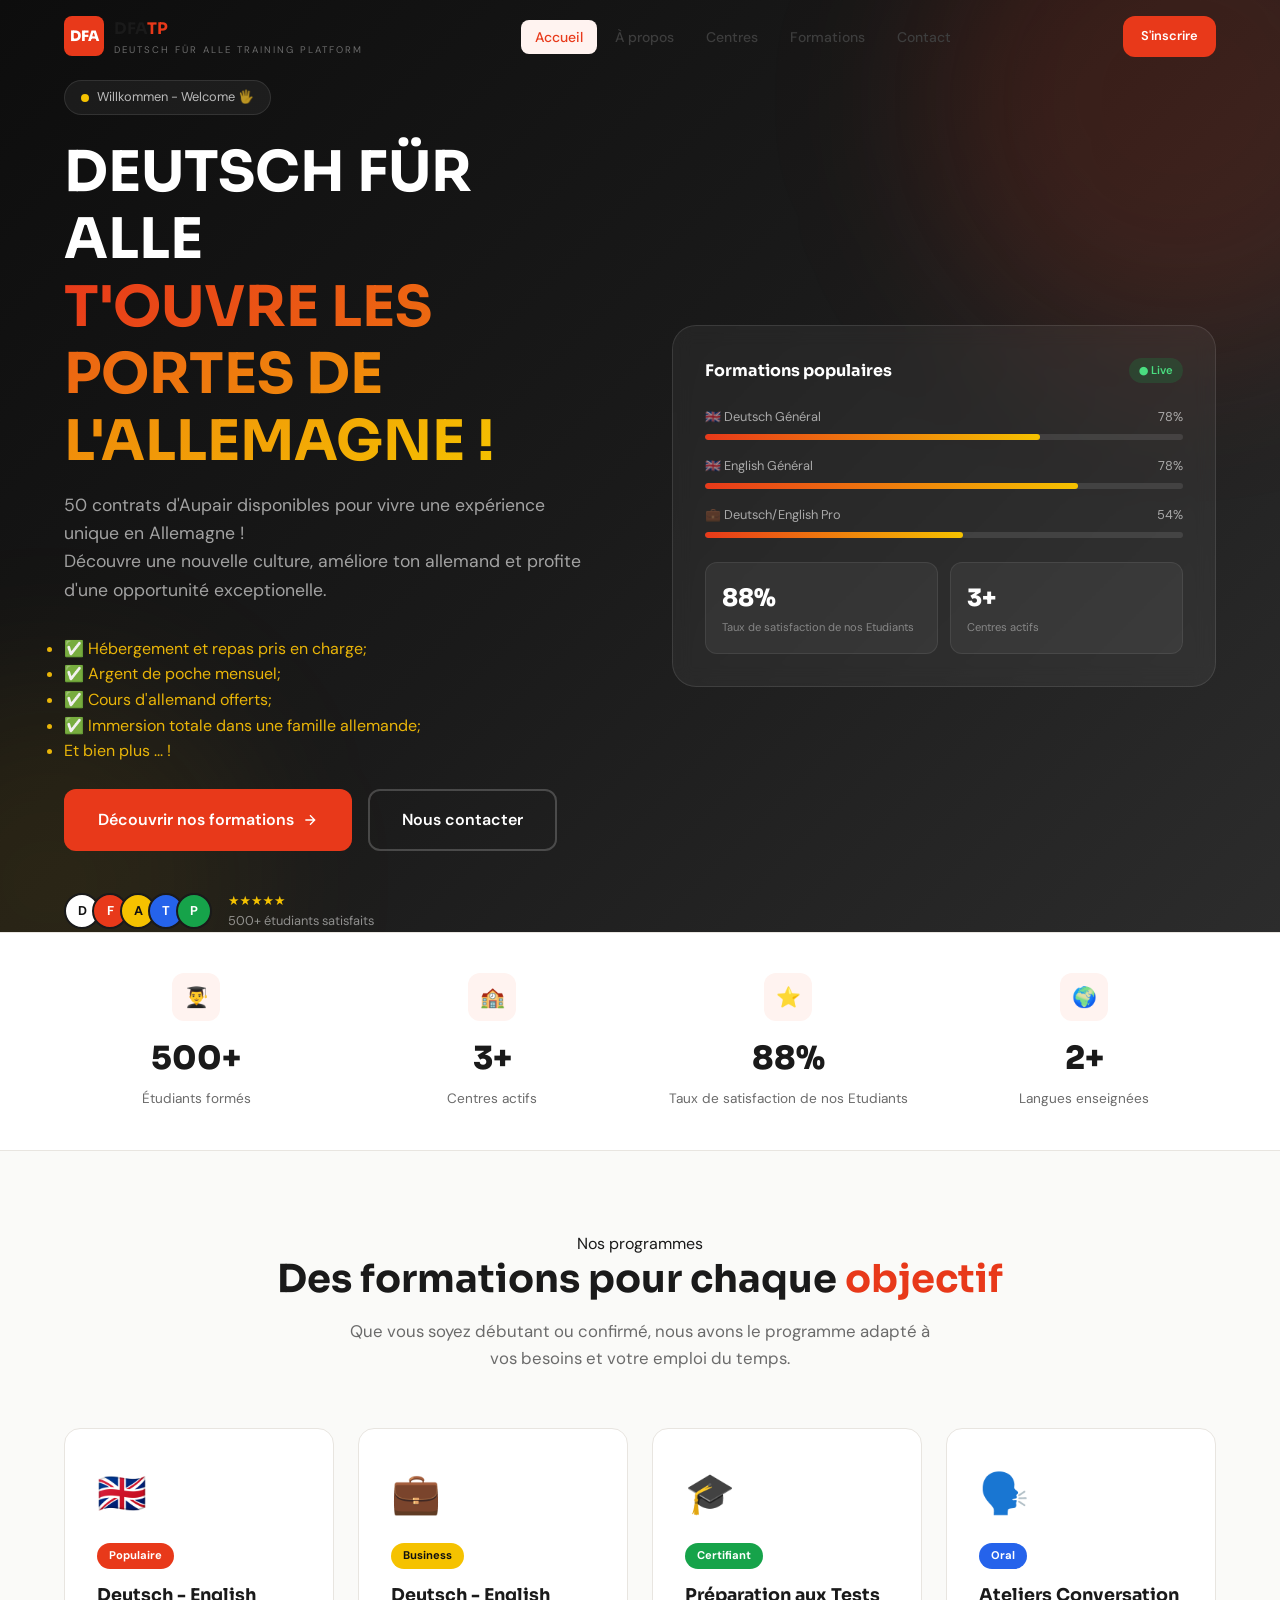
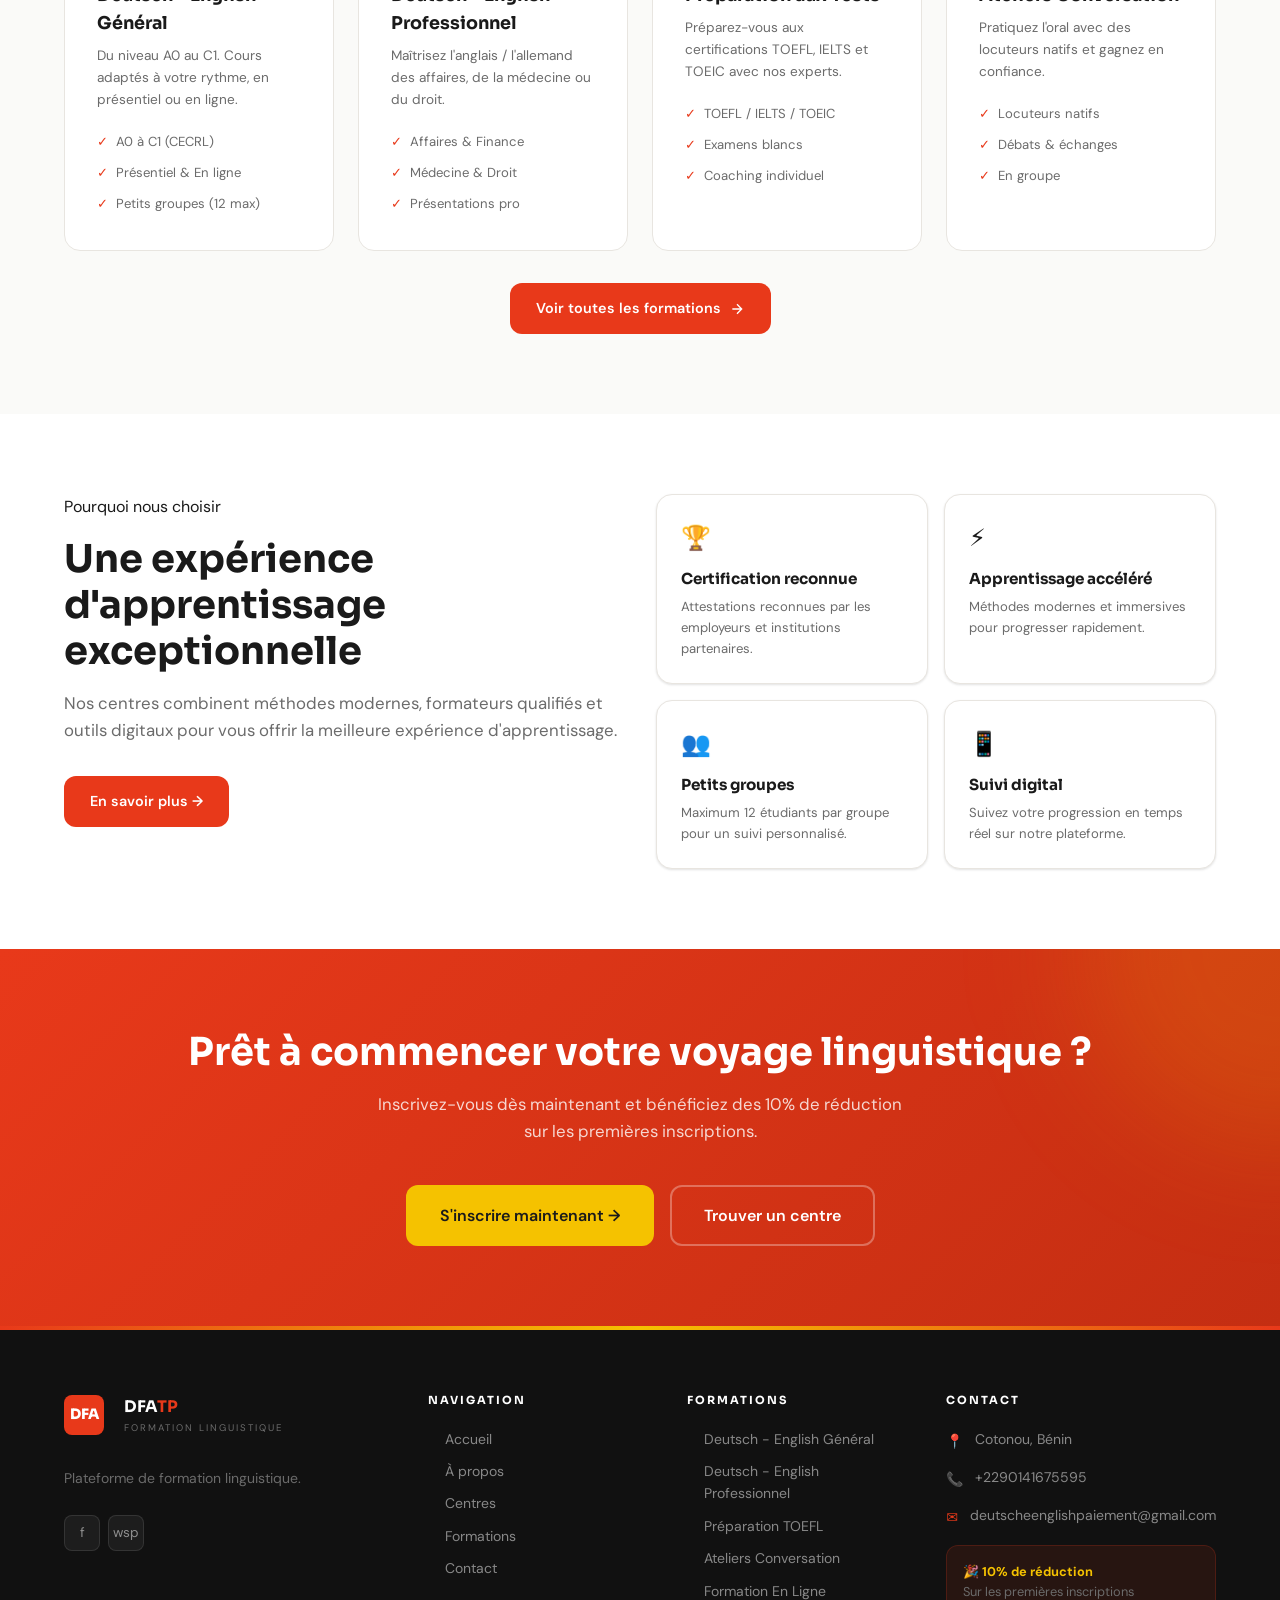
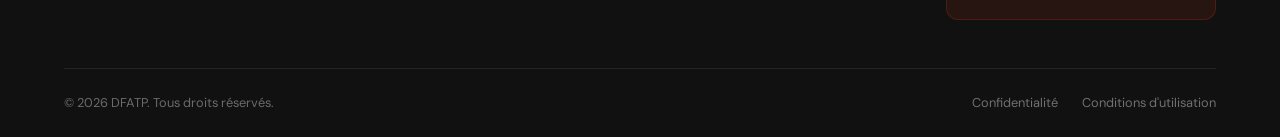
<file: index.html>
<!DOCTYPE html>
<html lang="fr">

<head>
  <meta charset="UTF-8" />

  <!-- Responsive -->
  <meta name="viewport" content="width=device-width, initial-scale=1.0" />

  <!-- SEO Principal -->
  <title>
    DFATP — Plateforme de gestion des centres de formation linguistique
  </title>

  <meta
    name="description"
    content="DFATP est une plateforme moderne de formation linguistique : inscriptions et paiements."
  />

  <meta
    name="keywords"
    content="DFATP, formation linguistique, apprentissage langues, plateforme éducative"
  />

  <meta name="robots" content="index, follow" />

  <meta name="author" content="DFATP" />

  <!-- Open Graph / Facebook / WhatsApp -->
  <meta
    property="og:title"
    content="DFATP — Plateforme de formation linguistique"
  />

  <meta
    property="og:description"
    content="Plateforme moderne de formation linguistique."
  />

  <meta property="og:type" content="website" />

  <meta property="og:url" content="https://dfatp.netlify.app/" />

  <meta property="og:image" content="https://dfatp.netlify.app/dfatp-preview.jpg" />
<meta property="og:image:width" content="1200" />
<meta property="og:image:height" content="630" />

  <!-- Twitter -->
  <meta name="twitter:card" content="summary_large_image" />

  <meta
    name="twitter:title"
    content="DFATP — Plateforme de formation linguistique"
  />

  <meta
    name="twitter:description"
    content="Formation linguistique."
  />

  <!-- Favicon -->
  <link rel="icon" type="image/png" href="favicon.png" />

  <!-- Google Fonts -->
  <link rel="preconnect" href="https://fonts.googleapis.com" />

  <link
    rel="preconnect"
    href="https://fonts.gstatic.com"
    crossorigin
  />

  <link
    href="https://fonts.googleapis.com/css2?family=Sora:wght@300;400;500;600;700;800&family=DM+Sans:wght@300;400;500;600&display=swap"
    rel="stylesheet"
  />

  <!-- CSS -->
  <link rel="stylesheet" href="style.css" />
</head>
<body>

<!-- ═══ NAVBAR ══════════════════════════════════════════════ -->
<nav class="navbar" id="navbar">
  <div class="container">
    <div class="navbar-inner">
      <a href="index.html" class="navbar-logo">
        <div class="navbar-logo-icon">DFA</div>
        <div>
          <div class="navbar-logo-text">DFA<span>TP</span></div>
          <div class="navbar-logo-sub">Deutsch Für Alle Training Platform</div>
        </div>
      </a>

      <ul class="navbar-links">
        <li><a href="index.html" class="active">Accueil</a></li>
        <li><a href="about.html">À propos</a></li>
        <li><a href="centres.html">Centres</a></li>
        <li><a href="formations.html">Formations</a></li>
        <li><a href="contact.html">Contact</a></li>
      </ul>

      <div class="navbar-actions">
        <a href="contact.html" class="btn btn-primary btn-sm">S'inscrire</a>
      </div>

      <button class="navbar-burger" id="burger" aria-label="Menu">
        <svg width="20" height="20" viewBox="0 0 20 20" fill="currentColor">
          <rect y="3"  width="20" height="2" rx="1"/>
          <rect y="9"  width="20" height="2" rx="1"/>
          <rect y="15" width="20" height="2" rx="1"/>
        </svg>
      </button>
    </div>
  </div>
</nav>

<!-- Menu mobile -->
<div class="mobile-menu" id="mobileMenu">
  <ul>
    <li><a href="index.html">Accueil</a></li>
    <li><a href="about.html">À propos</a></li>
    <li><a href="centres.html">Centres</a></li>
    <li><a href="formations.html">Formations</a></li>
    <li><a href="contact.html">Contact</a></li>
  </ul>
  <div class="mobile-menu-actions">
    <a href="contact.html" class="btn btn-primary btn-full">S'inscrire</a>
  </div>
</div>

<!-- ═══ HERO ═════════════════════════════════════════════════ -->
<section class="hero">
  <div class="hero-glow-1"></div>
  <div class="hero-glow-2"></div>
  <div class="hero-grid"></div>
  <div class="container" style="width:100%">
    <div class="hero-content">
      <div class="animate-fade-up">
        <div class="hero-badge">
          <span></span>
         Willkommen -  Welcome 🖐️
        </div>
        <h1>DEUTSCH FÜR ALLE<br><span class="highlight">T'OUVRE LES PORTES DE L'ALLEMAGNE !</span></h1>
        <p class="hero-desc">50 contrats d'Aupair disponibles pour vivre une expérience unique en Allemagne ! <br>Découvre une nouvelle culture, améliore ton allemand et profite d'une opportunité exceptionelle. 
          <br> 
          <ul style="color: rgba(241, 187, 8, 0.966);">
            <li>✅ Hébergement et repas pris en charge;</li>
            <li>✅ Argent de poche mensuel;</li>
            <li>✅ Cours d'allemand offerts;</li>
            <li>✅ Immersion totale dans une famille allemande;</li>
            <li>Et bien plus ... !</li>
          </ul> <br>
        </p>
        <div class="hero-actions">
          <a href="formations.html" class="btn btn-primary btn-lg">
            Découvrir nos formations
            <svg width="16" height="16" viewBox="0 0 24 24" fill="none" stroke="currentColor" stroke-width="2"><path d="M5 12h14M12 5l7 7-7 7"/></svg>
          </a>
          <a href="contact.html" class="btn btn-lg" style="border:2px solid rgba(255,255,255,0.2);color:white">
            Nous contacter
          </a>
        </div>
        <div class="hero-social-proof">
          <div class="hero-avatars">
            <span style="background:white;color:#111">D</span>
            <span style="background:#E8391A">F</span>
            <span style="background:#F5C200;color:#111">A</span>
            <span style="background:#2563EB">T</span>
            <span style="background:#16A34A">P</span>
          </div>
          <div>
            <div style="color:#F5C200;font-size:0.8rem">★★★★★</div>
            <p class="hero-proof-text">500+ étudiants satisfaits</p>
          </div>
        </div>
      </div>

      <div class="hero-card animate-fade-up delay-2">
        <div class="hero-card-header">
          <span class="hero-card-title">Formations populaires</span>
          <span style="background:rgba(22,163,74,0.2);color:#4ADE80;font-size:0.7rem;padding:0.2rem 0.6rem;border-radius:20px;font-weight:600">● Live</span>
        </div>
        <div class="hero-bar-item">
          <div class="hero-bar-label"><span>🇬🇧 Deutsch Général</span><span>78%</span></div>
          <div class="hero-bar-track"><div class="hero-bar-fill" style="width:70%"></div></div>
        </div>
         <div class="hero-bar-item">
          <div class="hero-bar-label"><span>🇬🇧 English Général</span><span>78%</span></div>
          <div class="hero-bar-track"><div class="hero-bar-fill" style="width:78%"></div></div>
        </div>
        <div class="hero-bar-item">
          <div class="hero-bar-label"><span>💼 Deutsch/English Pro</span><span>54%</span></div>
          <div class="hero-bar-track"><div class="hero-bar-fill" style="width:54%"></div></div>
        </div>

        <div class="hero-mini-cards">
          <div class="hero-mini-card">
            <div class="hero-mini-val">88%</div>
            <div class="hero-mini-label">Taux de satisfaction de nos Etudiants</div>
          </div>
          <div class="hero-mini-card">
            <div class="hero-mini-val">3+</div>
            <div class="hero-mini-label">Centres actifs</div>
          </div>
        </div>
      </div>
    </div>
  </div>
</section>

<!-- ═══ STATS ═════════════════════════════════════════════════ -->
<section class="stats-bar">
  <div class="container">
    <div class="stats-grid">
      <div class="text-center animate-fade-up">
        <div class="stat-icon">👨‍🎓</div>
        <div class="stat-value">500+</div>
        <div class="stat-label">Étudiants formés</div>
      </div>
      <div class="text-center animate-fade-up delay-1">
        <div class="stat-icon">🏫</div>
        <div class="stat-value">3+</div>
        <div class="stat-label">Centres actifs</div>
      </div>
      <div class="text-center animate-fade-up delay-2">
        <div class="stat-icon">⭐</div>
        <div class="stat-value">88%</div>
        <div class="stat-label">Taux de satisfaction de nos Etudiants</div>
      </div>
      <div class="text-center animate-fade-up delay-3">
        <div class="stat-icon">🌍</div>
        <div class="stat-value">2+</div>
        <div class="stat-label">Langues enseignées</div>
      </div>
    </div>
  </div>
</section>

<!-- ═══ FORMATIONS ════════════════════════════════════════════ -->
<section class="section bg-surface">
  <div class="container">
    <div class="section-header">
      <span class="badge badge-primary">Nos programmes</span>
      <h2>Des formations pour chaque <span class="accent">objectif</span></h2>
      <p>Que vous soyez débutant ou confirmé, nous avons le programme adapté à vos besoins et votre emploi du temps.</p>
    </div>
    <div class="grid-4">
      <div class="formation-card">
        <div class="formation-card-top">
          <div class="formation-emoji">🇬🇧</div>
          <span class="formation-badge" style="background:#E8391A">Populaire</span>
          <div class="formation-title">Deutsch - English Général</div>
          <div class="formation-desc">Du niveau A0 au C1. Cours adaptés à votre rythme, en présentiel ou en ligne.</div>
          <ul class="formation-features">
            <li>A0 à C1 (CECRL)</li>
            <li>Présentiel & En ligne</li>
            <li>Petits groupes (12 max)</li>
          </ul>
        </div>
      </div>
      <div class="formation-card">
        <div class="formation-card-top">
          <div class="formation-emoji">💼</div>
          <span class="formation-badge" style="background:#F5C200;color:#111">Business</span>
          <div class="formation-title">Deutsch - English Professionnel</div>
          <div class="formation-desc">Maîtrisez l'anglais / l'allemand des affaires, de la médecine ou du droit.</div>
          <ul class="formation-features">
            <li>Affaires & Finance</li>
            <li>Médecine & Droit</li>
            <li>Présentations pro</li>
          </ul>
        </div>
      </div>
      <div class="formation-card">
        <div class="formation-card-top">
          <div class="formation-emoji">🎓</div>
          <span class="formation-badge" style="background:#16A34A">Certifiant</span>
          <div class="formation-title">Préparation aux Tests</div>
          <div class="formation-desc">Préparez-vous aux certifications TOEFL, IELTS et TOEIC avec nos experts.</div>
          <ul class="formation-features">
            <li>TOEFL / IELTS / TOEIC</li>
            <li>Examens blancs</li>
            <li>Coaching individuel</li>
          </ul>
        </div>
      </div>
      <div class="formation-card">
        <div class="formation-card-top">
          <div class="formation-emoji">🗣️</div>
          <span class="formation-badge" style="background:#2563EB">Oral</span>
          <div class="formation-title">Ateliers Conversation</div>
          <div class="formation-desc">Pratiquez l'oral avec des locuteurs natifs et gagnez en confiance.</div>
          <ul class="formation-features">
            <li>Locuteurs natifs</li>
            <li>Débats & échanges</li>
            <li>En groupe</li>
          </ul>
        </div>
      </div>
    </div>
    <div class="text-center mt-4">
      <a href="formations.html" class="btn btn-primary">
        Voir toutes les formations
        <svg width="16" height="16" viewBox="0 0 24 24" fill="none" stroke="currentColor" stroke-width="2"><path d="M5 12h14M12 5l7 7-7 7"/></svg>
      </a>
    </div>
  </div>
</section>

<!-- ═══ AVANTAGES ════════════════════════════════════════════ -->
<section class="section bg-white">
  <div class="container">
    <div class="grid-2 gap-lg align-center">
      <div>
        <span class="badge badge-gold">Pourquoi nous choisir</span>
        <h2 style="margin:1rem 0">Une expérience d'apprentissage <span class="accent">exceptionnelle</span></h2>
        <p style="font-size:1.05rem;margin-bottom:2rem">Nos centres combinent méthodes modernes, formateurs qualifiés et outils digitaux pour vous offrir la meilleure expérience d'apprentissage.</p>
        <a href="about.html" class="btn btn-primary">En savoir plus →</a>
      </div>
      <div class="grid-2" style="gap:1rem">
        <div class="card card-body" style="border-radius:16px">
          <div style="font-size:1.5rem;margin-bottom:0.75rem">🏆</div>
          <h4 style="font-family:var(--font-display);font-size:0.95rem;margin-bottom:0.5rem">Certification reconnue</h4>
          <p style="font-size:0.82rem">Attestations reconnues par les employeurs et institutions partenaires.</p>
        </div>
        <div class="card card-body" style="border-radius:16px">
          <div style="font-size:1.5rem;margin-bottom:0.75rem">⚡</div>
          <h4 style="font-family:var(--font-display);font-size:0.95rem;margin-bottom:0.5rem">Apprentissage accéléré</h4>
          <p style="font-size:0.82rem">Méthodes modernes et immersives pour progresser rapidement.</p>
        </div>
        <div class="card card-body" style="border-radius:16px">
          <div style="font-size:1.5rem;margin-bottom:0.75rem">👥</div>
          <h4 style="font-family:var(--font-display);font-size:0.95rem;margin-bottom:0.5rem">Petits groupes</h4>
          <p style="font-size:0.82rem">Maximum 12 étudiants par groupe pour un suivi personnalisé.</p>
        </div>
        <div class="card card-body" style="border-radius:16px">
          <div style="font-size:1.5rem;margin-bottom:0.75rem">📱</div>
          <h4 style="font-family:var(--font-display);font-size:0.95rem;margin-bottom:0.5rem">Suivi digital</h4>
          <p style="font-size:0.82rem">Suivez votre progression en temps réel sur notre plateforme.</p>
        </div>
      </div>
    </div>
  </div>
</section>

<!-- ═══ CTA ═══════════════════════════════════════════════════ -->
<section class="cta-section">
  <div class="container" style="position:relative">
    <h2>Prêt à commencer votre voyage linguistique ?</h2>
    <p>Inscrivez-vous dès maintenant et bénéficiez des 10% de réduction sur les premières inscriptions.</p>
    <div class="cta-actions">
      <a href="contact.html" class="btn btn-gold btn-lg">
        S'inscrire maintenant →
      </a>
      <a href="centres.html" class="btn btn-lg" style="border:2px solid rgba(255,255,255,0.3);color:white">
        Trouver un centre
      </a>
    </div>
  </div>
</section>

<!-- ═══ FOOTER ════════════════════════════════════════════════ -->
<footer class="footer">
  <div class="footer-top-accent"></div>
  <div class="container">
    <div class="footer-grid">
      <div class="footer-brand">
        <a href="index.html" class="navbar-logo" style="margin-bottom:1rem;display:inline-flex">
          <div class="navbar-logo-icon">DFA</div>
          <div style="margin-left:0.625rem">
            <div class="navbar-logo-text" style="color:white">DFA<span>TP</span></div>
            <div class="navbar-logo-sub">Formation linguistique</div>
          </div>
        </a>
        <p>Plateforme de formation linguistique.</p>
        <div class="footer-socials">
          <a href="#" class="footer-social">f</a>
          <a href="https://wa.me/2290141675595" class="footer-social">wsp</a>
        </div>
      </div>
      <div class="footer-col">
        <h4>Navigation</h4>
        <ul class="footer-links">
          <li><a href="index.html">Accueil</a></li>
          <li><a href="about.html">À propos</a></li>
          <li><a href="centres.html">Centres</a></li>
          <li><a href="formations.html">Formations</a></li>
          <li><a href="contact.html">Contact</a></li>
        </ul>
      </div>
      <div class="footer-col">
        <h4>Formations</h4>
        <ul class="footer-links">
          <li><a href="formations.html">Deutsch - English Général</a></li>
          <li><a href="formations.html">Deutsch - English Professionnel</a></li>
          <li><a href="formations.html">Préparation TOEFL</a></li>
          <li><a href="formations.html">Ateliers Conversation</a></li>
          <li><a href="formations.html">Formation En Ligne</a></li>
        </ul>
      </div>
      <div class="footer-col">
        <h4>Contact</h4>
        <div class="footer-contact-item">
          <span class="footer-contact-icon">📍</span>
          <span>Cotonou, Bénin</span>
        </div>
        <div class="footer-contact-item">
          <span class="footer-contact-icon">📞</span>
          <a href="tel:+2290141675595" style="color:rgba(255,255,255,0.5)">+2290141675595</a>
        </div>
        <div class="footer-contact-item">
          <span class="footer-contact-icon">✉️</span>
          <a href="mailto:deutscheenglishpaiement@gmail.com" style="color:rgba(255,255,255,0.5)">deutscheenglishpaiement@gmail.com</a>
        </div>
        <div class="footer-promo">
          <p>🎉 <strong>10% de réduction</strong><br>Sur les premières inscriptions</p>
        </div>
      </div>
    </div>
    <div class="footer-bottom">
      <p>© 2026 DFATP. Tous droits réservés.</p>
      <div class="footer-bottom-links">
        <a href="about.html">Confidentialité</a>
        <a href="about.html">Conditions d'utilisation</a>
      </div>
    </div>
  </div>
</footer>

<script>
  // Navbar scroll
  const navbar = document.getElementById('navbar')
  window.addEventListener('scroll', () => navbar.classList.toggle('scrolled', window.scrollY > 20))

  // Menu mobile
  const burger     = document.getElementById('burger')
  const mobileMenu = document.getElementById('mobileMenu')
  burger.addEventListener('click', () => mobileMenu.classList.toggle('open'))
  document.addEventListener('click', (e) => { if (!burger.contains(e.target) && !mobileMenu.contains(e.target)) mobileMenu.classList.remove('open') })
</script>
</body>
</html>
</file>
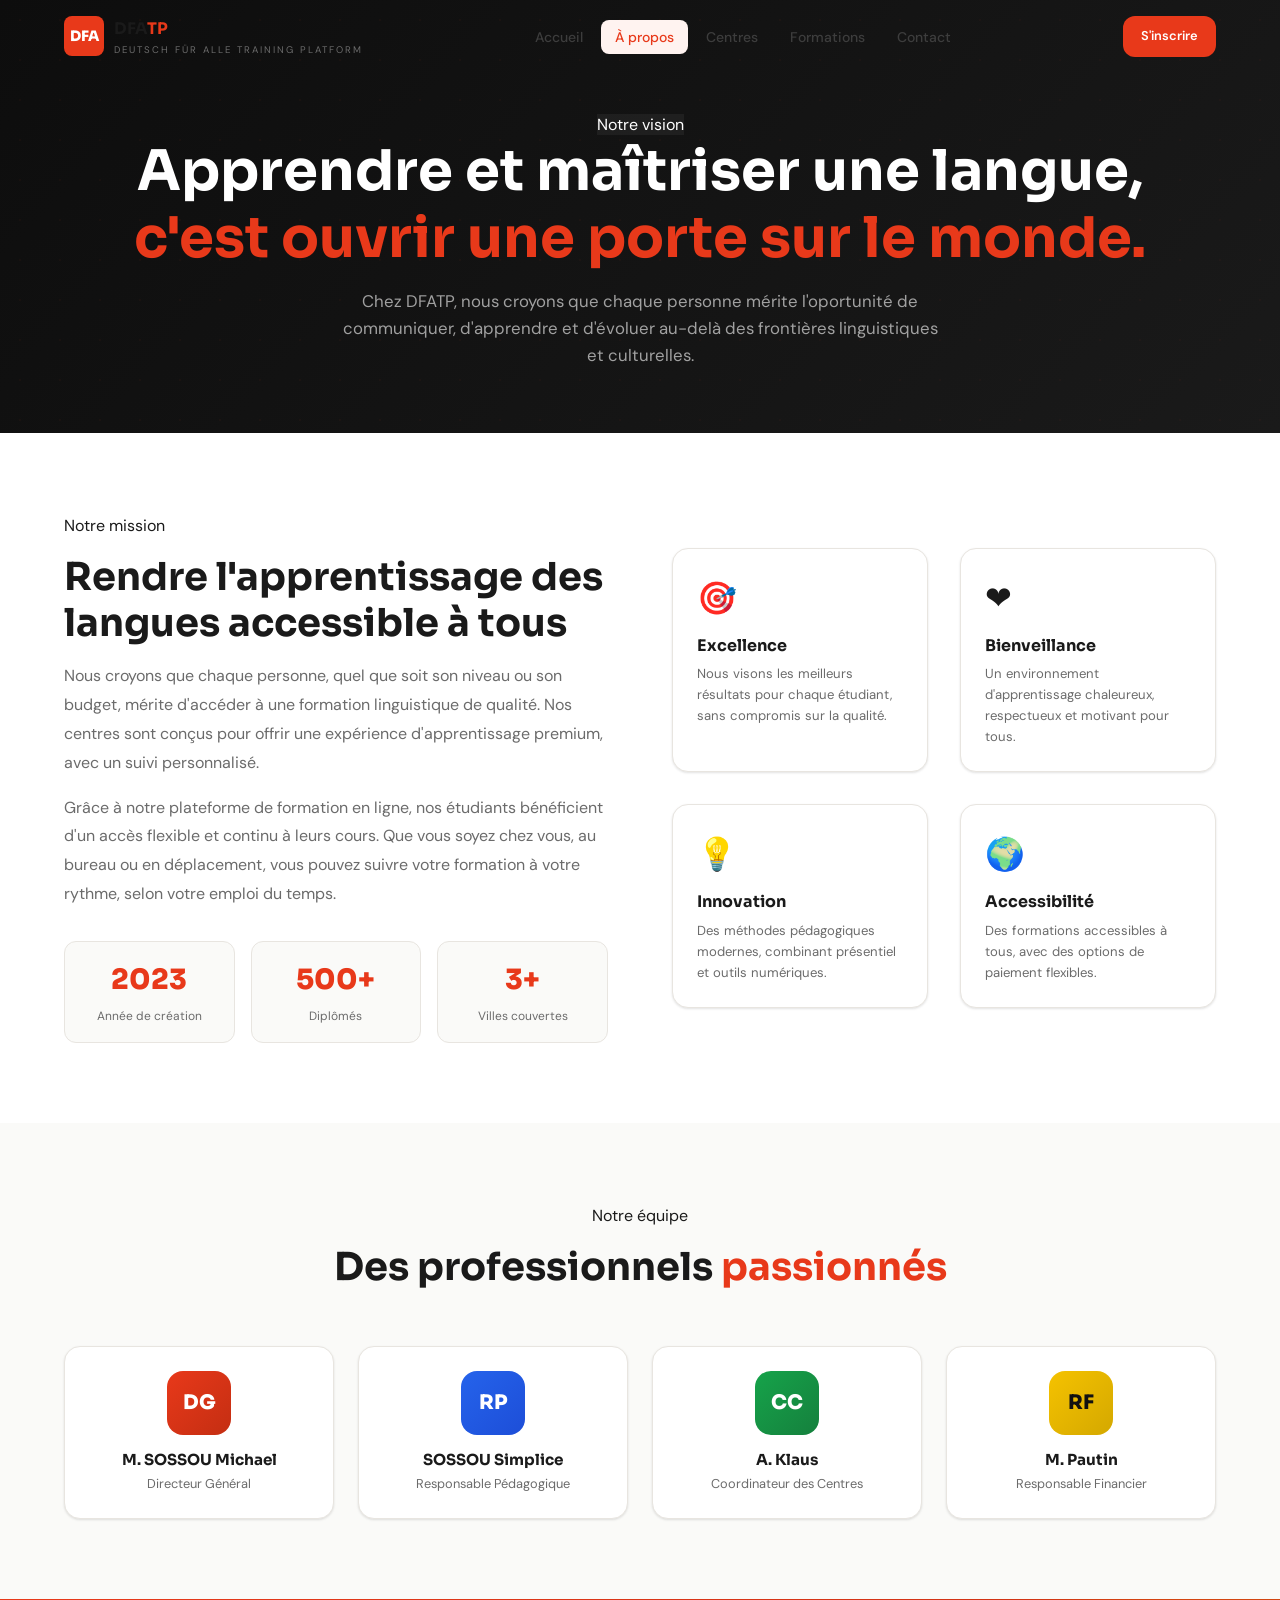
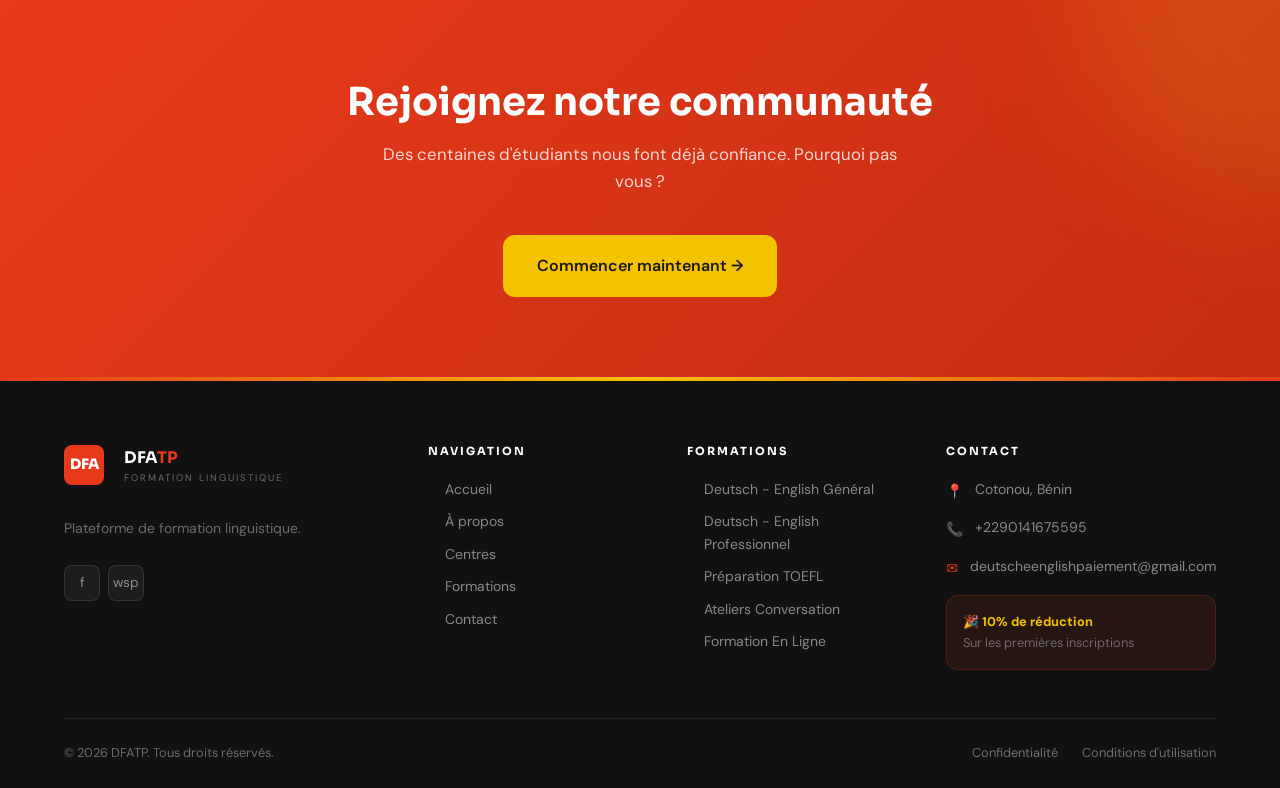
<file: about.html>
<!DOCTYPE html>
<html lang="fr">
<head>
  <meta charset="UTF-8" />
  <meta name="viewport" content="width=device-width, initial-scale=1.0" />
  <title>À propos — DFATP</title>
  <link rel="preconnect" href="https://fonts.googleapis.com" />
  <link href="https://fonts.googleapis.com/css2?family=Sora:wght@400;600;700;800&family=DM+Sans:wght@400;500;600&display=swap" rel="stylesheet" />
  <link rel="stylesheet" href="style.css" />
</head>
<body>

<!-- NAVBAR -->
<nav class="navbar" id="navbar">
  <div class="container">
    <div class="navbar-inner">
      <a href="index.html" class="navbar-logo">
        <div class="navbar-logo-icon">DFA</div>
        <div>
          <div class="navbar-logo-text">DFA<span>TP</span></div>
          <div class="navbar-logo-sub">Deutsch Für Alle Training Platform</div>
        </div>
      </a>
      <ul class="navbar-links">
        <li><a href="index.html">Accueil</a></li>
        <li><a href="about.html" class="active">À propos</a></li>
        <li><a href="centres.html">Centres</a></li>
        <li><a href="formations.html">Formations</a></li>
        <li><a href="contact.html">Contact</a></li>
      </ul>
      <div class="navbar-actions">
        <a href="contact.html" class="btn btn-primary btn-sm">S'inscrire</a>
      </div>
      <button class="navbar-burger" id="burger">
        <svg width="20" height="20" viewBox="0 0 20 20" fill="currentColor"><rect y="3" width="20" height="2" rx="1"/><rect y="9" width="20" height="2" rx="1"/><rect y="15" width="20" height="2" rx="1"/></svg>
      </button>
    </div>
  </div>
</nav>
<div class="mobile-menu" id="mobileMenu">
  <ul>
    <li><a href="index.html">Accueil</a></li>
    <li><a href="about.html">À propos</a></li>
    <li><a href="centres.html">Centres</a></li>
    <li><a href="formations.html">Formations</a></li>
    <li><a href="contact.html">Contact</a></li>
  </ul>
  <div class="mobile-menu-actions">
    <a href="contact.html" class="btn btn-primary btn-full">S'inscrire</a>
  </div>
</div>

<!-- PAGE HEADER -->
<section class="page-header">
  <div class="container">
    <span class="badge">Notre vision</span>
    <h1>Apprendre et maîtriser une langue,<br><span style="color:var(--primary)">c'est ouvrir une porte sur le monde.</span></h1>
    <p>Chez DFATP, nous croyons que chaque personne mérite l'oportunité de communiquer, d'apprendre et d'évoluer au-delà des frontières linguistiques et culturelles.</p>
  </div>
</section>

<!-- MISSION -->
<section class="section bg-white">
  <div class="container">
    <div style="display:grid;grid-template-columns:1fr 1fr;gap:4rem;align-items:center">
      <div>
        <span class="badge badge-primary">Notre mission</span>
        <h2 style="margin:1rem 0">Rendre l'apprentissage des langues <span class="accent">accessible à tous</span></h2>
        <p style="margin-bottom:1rem;font-size:1rem;line-height:1.8">Nous croyons que chaque personne, quel que soit son niveau ou son budget, mérite d'accéder à une formation linguistique de qualité. Nos centres sont conçus pour offrir une expérience d'apprentissage premium, avec un suivi personnalisé.</p>
        <p style="font-size:1rem;line-height:1.8;margin-bottom:2rem">Grâce à notre plateforme de formation en ligne, nos étudiants bénéficient d'un accès flexible et continu à leurs cours. Que vous soyez chez vous, au bureau ou en déplacement, vous pouvez suivre votre formation à votre rythme, selon votre emploi du temps.</p>
        <div style="display:grid;grid-template-columns:repeat(3,1fr);gap:1rem">
          <div style="text-align:center;padding:1rem;background:var(--surface);border-radius:var(--radius-md);border:1px solid var(--border)">
            <div style="font-family:var(--font-display);font-size:1.75rem;font-weight:800;color:var(--primary)">2023</div>
            <div style="font-size:0.75rem;color:var(--muted);margin-top:4px">Année de création</div>
          </div>
          <div style="text-align:center;padding:1rem;background:var(--surface);border-radius:var(--radius-md);border:1px solid var(--border)">
            <div style="font-family:var(--font-display);font-size:1.75rem;font-weight:800;color:var(--primary)">500+</div>
            <div style="font-size:0.75rem;color:var(--muted);margin-top:4px">Diplômés</div>
          </div>
          <div style="text-align:center;padding:1rem;background:var(--surface);border-radius:var(--radius-md);border:1px solid var(--border)">
            <div style="font-family:var(--font-display);font-size:1.75rem;font-weight:800;color:var(--primary)">3+</div>
            <div style="font-size:0.75rem;color:var(--muted);margin-top:4px">Villes couvertes</div>
          </div>
        </div>
      </div>
      <div class="grid-2 gap-lg align-center">
        <div class="card card-body">
          <div style="font-size:2rem;margin-bottom:0.75rem">🎯</div>
          <h4 style="font-family:var(--font-display);margin-bottom:0.5rem">Excellence</h4>
          <p style="font-size:0.82rem">Nous visons les meilleurs résultats pour chaque étudiant, sans compromis sur la qualité.</p>
        </div>
        <div class="card card-body">
          <div style="font-size:2rem;margin-bottom:0.75rem">❤️</div>
          <h4 style="font-family:var(--font-display);margin-bottom:0.5rem">Bienveillance</h4>
          <p style="font-size:0.82rem">Un environnement d'apprentissage chaleureux, respectueux et motivant pour tous.</p>
        </div>
        <div class="card card-body">
          <div style="font-size:2rem;margin-bottom:0.75rem">💡</div>
          <h4 style="font-family:var(--font-display);margin-bottom:0.5rem">Innovation</h4>
          <p style="font-size:0.82rem">Des méthodes pédagogiques modernes, combinant présentiel et outils numériques.</p>
        </div>
        <div class="card card-body">
          <div style="font-size:2rem;margin-bottom:0.75rem">🌍</div>
          <h4 style="font-family:var(--font-display);margin-bottom:0.5rem">Accessibilité</h4>
          <p style="font-size:0.82rem">Des formations accessibles à tous, avec des options de paiement flexibles.</p>
        </div>
      </div>
    </div>
  </div>
</section>

<!-- ÉQUIPE -->
<section class="section bg-surface">
  <div class="container">
    <div class="section-header">
      <span class="badge badge-gold">Notre équipe</span>
      <h2 style="margin-top:1rem">Des professionnels <span class="accent">passionnés</span></h2>
    </div>
    <div class="grid-4">
      <div class="card card-body" style="text-align:center">
        <div style="width:64px;height:64px;background:linear-gradient(135deg,var(--primary),var(--primary-dark));border-radius:16px;display:flex;align-items:center;justify-content:center;color:white;font-family:var(--font-display);font-weight:800;font-size:1.25rem;margin:0 auto 1rem">DG</div>
        <h4 style="font-family:var(--font-display);font-size:0.95rem">M. SOSSOU Michael </h4>
        <p style="font-size:0.8rem;margin-top:4px">Directeur Général</p>
      </div>
      <div class="card card-body" style="text-align:center">
        <div style="width:64px;height:64px;background:linear-gradient(135deg,#2563EB,#1D4ED8);border-radius:16px;display:flex;align-items:center;justify-content:center;color:white;font-family:var(--font-display);font-weight:800;font-size:1.25rem;margin:0 auto 1rem">RP</div>
        <h4 style="font-family:var(--font-display);font-size:0.95rem">SOSSOU Simplice</h4>
        <p style="font-size:0.8rem;margin-top:4px">Responsable Pédagogique</p>
      </div>
      <div class="card card-body" style="text-align:center">
        <div style="width:64px;height:64px;background:linear-gradient(135deg,#16A34A,#15803D);border-radius:16px;display:flex;align-items:center;justify-content:center;color:white;font-family:var(--font-display);font-weight:800;font-size:1.25rem;margin:0 auto 1rem">CC</div>
        <h4 style="font-family:var(--font-display);font-size:0.95rem">A. Klaus</h4>
        <p style="font-size:0.8rem;margin-top:4px">Coordinateur des Centres</p>
      </div>
      <div class="card card-body" style="text-align:center">
        <div style="width:64px;height:64px;background:linear-gradient(135deg,#F5C200,#D4A800);border-radius:16px;display:flex;align-items:center;justify-content:center;color:#111;font-family:var(--font-display);font-weight:800;font-size:1.25rem;margin:0 auto 1rem">RF</div>
        <h4 style="font-family:var(--font-display);font-size:0.95rem">M. Pautin</h4>
        <p style="font-size:0.8rem;margin-top:4px">Responsable Financier</p>
      </div>
  </div>
</section>

<!-- CTA -->
<section class="cta-section">
  <div class="container" style="position:relative">
    <h2>Rejoignez notre communauté</h2>
    <p>Des centaines d'étudiants nous font déjà confiance. Pourquoi pas vous ?</p>
    <div class="cta-actions">
      <a href="contact.html" class="btn btn-gold btn-lg">Commencer maintenant →</a>
    </div>
  </div>
</section>

<!-- ═══ FOOTER ════════════════════════════════════════════════ -->
<footer class="footer">
  <div class="footer-top-accent"></div>
  <div class="container">
    <div class="footer-grid">
      <div class="footer-brand">
        <a href="index.html" class="navbar-logo" style="margin-bottom:1rem;display:inline-flex">
          <div class="navbar-logo-icon">DFA</div>
          <div style="margin-left:0.625rem">
            <div class="navbar-logo-text" style="color:white">DFA<span>TP</span></div>
            <div class="navbar-logo-sub">Formation linguistique</div>
          </div>
        </a>
        <p>Plateforme de formation linguistique.</p>
        <div class="footer-socials">
          <a href="#" class="footer-social">f</a>
          <a href="https://wa.me/2290141675595" class="footer-social">wsp</a>
        </div>
      </div>
      <div class="footer-col">
        <h4>Navigation</h4>
        <ul class="footer-links">
          <li><a href="index.html">Accueil</a></li>
          <li><a href="about.html">À propos</a></li>
          <li><a href="centres.html">Centres</a></li>
          <li><a href="formations.html">Formations</a></li>
          <li><a href="contact.html">Contact</a></li>
        </ul>
      </div>
      <div class="footer-col">
        <h4>Formations</h4>
        <ul class="footer-links">
          <li><a href="formations.html">Deutsch - English Général</a></li>
          <li><a href="formations.html">Deutsch - English Professionnel</a></li>
          <li><a href="formations.html">Préparation TOEFL</a></li>
          <li><a href="formations.html">Ateliers Conversation</a></li>
          <li><a href="formations.html">Formation En Ligne</a></li>
        </ul>
      </div>
      <div class="footer-col">
        <h4>Contact</h4>
        <div class="footer-contact-item">
          <span class="footer-contact-icon">📍</span>
          <span>Cotonou, Bénin</span>
        </div>
        <div class="footer-contact-item">
          <span class="footer-contact-icon">📞</span>
          <a href="tel:+2290141675595" style="color:rgba(255,255,255,0.5)">+2290141675595</a>
        </div>
        <div class="footer-contact-item">
          <span class="footer-contact-icon">✉️</span>
          <a href="mailto:deutscheenglishpaiement@gmail.com" style="color:rgba(255,255,255,0.5)">deutscheenglishpaiement@gmail.com</a>
        </div>
        <div class="footer-promo">
          <p>🎉 <strong>10% de réduction</strong><br>Sur les premières inscriptions</p>
        </div>
      </div>
    </div>
    <div class="footer-bottom">
      <p>© 2026 DFATP. Tous droits réservés.</p>
      <div class="footer-bottom-links">
        <a href="about.html">Confidentialité</a>
        <a href="about.html">Conditions d'utilisation</a>
      </div>
    </div>
  </div>
</footer>


<script>
  const navbar = document.getElementById('navbar')
  window.addEventListener('scroll', () => navbar.classList.toggle('scrolled', window.scrollY > 20))
  const burger = document.getElementById('burger')
  const mobileMenu = document.getElementById('mobileMenu')
  burger.addEventListener('click', () => mobileMenu.classList.toggle('open'))
</script>
</body>
</html>
</file>
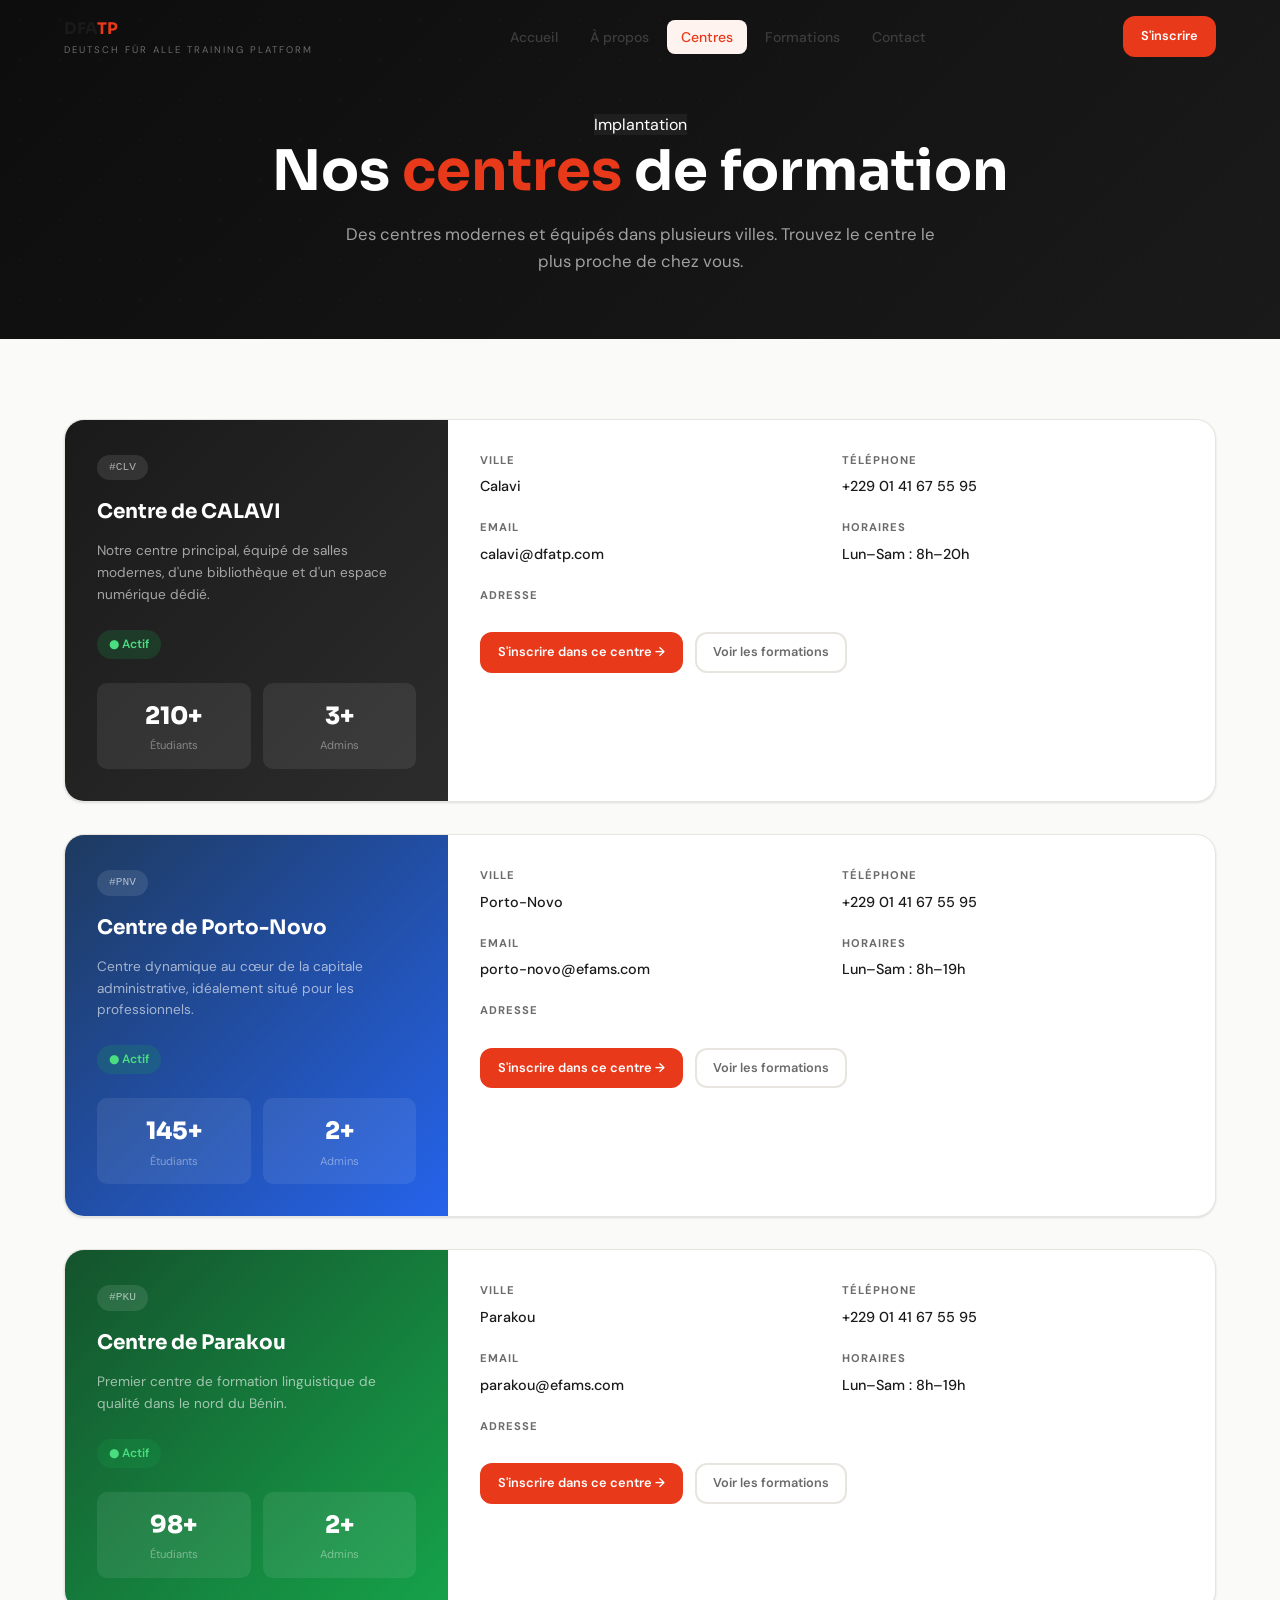
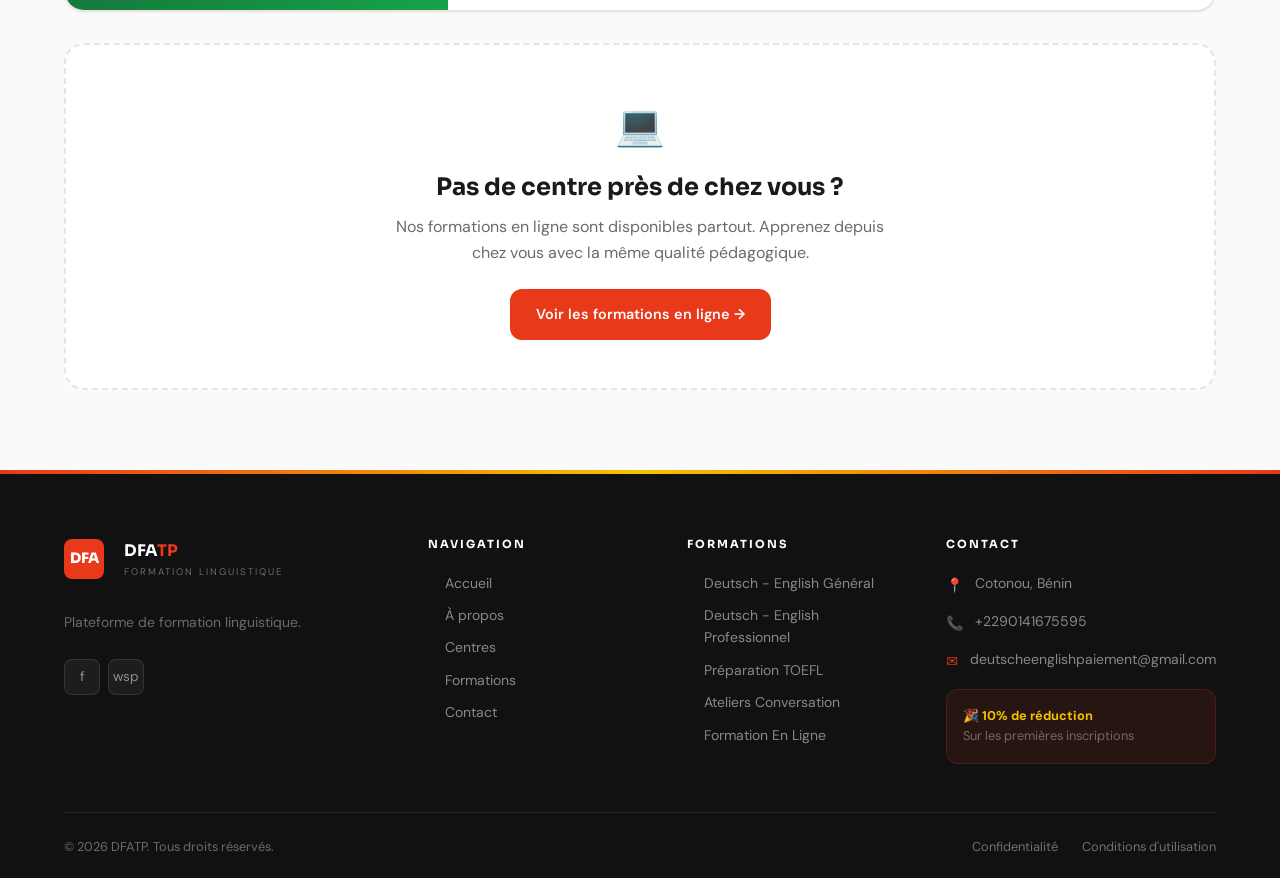
<file: centres.html>
<!DOCTYPE html>
<html lang="fr">
<head>
  <meta charset="UTF-8" />
  <meta name="viewport" content="width=device-width, initial-scale=1.0" />
  <title>Nos Centres — DFATP</title>
  <link rel="preconnect" href="https://fonts.googleapis.com" />
  <link href="https://fonts.googleapis.com/css2?family=Sora:wght@400;600;700;800&family=DM+Sans:wght@400;500;600&display=swap" rel="stylesheet" />
  <link rel="stylesheet" href="style.css" />
  <style>
    .centre-card { background: white; border-radius: 20px; border: 1px solid var(--border); overflow: hidden; box-shadow: var(--shadow-sm); transition: var(--transition); margin-bottom: 2rem; }
    .centre-card:hover { box-shadow: var(--shadow-md); }
    .centre-card-inner { display: grid; grid-template-columns: 1fr 2fr; }
    .centre-card-left { background: linear-gradient(135deg, #1A1A1A, #2C2C2C); padding: 2rem; color: white; }
    .centre-code { font-size: 0.7rem; font-family: monospace; background: rgba(255,255,255,0.1); padding: 0.25rem 0.75rem; border-radius: 20px; display: inline-block; margin-bottom: 1rem; color: rgba(255,255,255,0.6); }
    .centre-name { font-family: var(--font-display); font-size: 1.25rem; font-weight: 700; margin-bottom: 0.75rem; }
    .centre-desc { font-size: 0.85rem; color: rgba(255,255,255,0.6); line-height: 1.6; margin-bottom: 1.5rem; }
    .centre-stats { display: grid; grid-template-columns: 1fr 1fr; gap: 0.75rem; }
    .centre-stat { background: rgba(255,255,255,0.08); border-radius: 10px; padding: 0.875rem; text-align: center; }
    .centre-stat-val { font-family: var(--font-display); font-size: 1.5rem; font-weight: 800; }
    .centre-stat-lbl { font-size: 0.7rem; color: rgba(255,255,255,0.4); margin-top: 2px; }
    .centre-card-right { padding: 2rem; }
    .centre-info-grid { display: grid; grid-template-columns: 1fr 1fr; gap: 1.25rem; margin-bottom: 1.5rem; }
    .centre-info-item label { font-size: 0.7rem; font-weight: 700; color: var(--muted); text-transform: uppercase; letter-spacing: 1px; display: block; margin-bottom: 4px; }
    .centre-info-item span  { font-size: 0.9rem; font-weight: 500; color: var(--dark); }
    .centre-badge-active   { background: #D1FAE5; color: #065F46; border-color: #A7F3D0; }
    .centre-badge-inactive { background: #FEE2E2; color: #991B1B; border-color: #FECACA; }
    @media (max-width: 768px) { .centre-card-inner { grid-template-columns: 1fr; } .centre-info-grid { grid-template-columns: 1fr; } }
  </style>
</head>
<body>

<nav class="navbar" id="navbar">
  <div class="container">
    <div class="navbar-inner">
      <a href="index.html" class="navbar-logo">
        <div><div class="navbar-logo-text">DFA<span>TP</span></div><div class="navbar-logo-sub">Deutsch Für Alle Training Platform</div></div>
      </a>
      <ul class="navbar-links">
        <li><a href="index.html">Accueil</a></li>
        <li><a href="about.html">À propos</a></li>
        <li><a href="centres.html" class="active">Centres</a></li>
        <li><a href="formations.html">Formations</a></li>
        <li><a href="contact.html">Contact</a></li>
      </ul>
      <div class="navbar-actions">
        <a href="contact.html" class="btn btn-primary btn-sm">S'inscrire</a>
      </div>
      <button class="navbar-burger" id="burger"><svg width="20" height="20" viewBox="0 0 20 20" fill="currentColor"><rect y="3" width="20" height="2" rx="1"/><rect y="9" width="20" height="2" rx="1"/><rect y="15" width="20" height="2" rx="1"/></svg></button>
    </div>
  </div>
</nav>
<div class="mobile-menu" id="mobileMenu">
  <ul><li><a href="index.html">Accueil</a></li><li><a href="about.html">À propos</a></li><li><a href="centres.html">Centres</a></li><li><a href="formations.html">Formations</a></li><li><a href="contact.html">Contact</a></li></ul>
  <div class="mobile-menu-actions"><a href="contact.html" class="btn btn-primary btn-full">S'inscrire</a></div>
</div>

<section class="page-header">
  <div class="container">
    <span class="badge">Implantation</span>
    <h1>Nos <span style="color:var(--primary)">centres</span> de formation</h1>
    <p>Des centres modernes et équipés dans plusieurs villes. Trouvez le centre le plus proche de chez vous.</p>
  </div>
</section>

<section class="section bg-surface">
  <div class="container">
    <!-- Centres statiques - à remplacer par vos vrais centres -->
    <div class="centre-card">
      <div class="centre-card-inner">
        <div class="centre-card-left">
          <div class="centre-code">#CLV</div>
          <div class="centre-name">Centre de CALAVI</div>
          <div class="centre-desc">Notre centre principal, équipé de salles modernes, d'une bibliothèque et d'un espace numérique dédié.</div>
          <div style="display:inline-flex;align-items:center;gap:0.4rem;background:rgba(22,163,74,0.2);color:#4ADE80;padding:0.3rem 0.75rem;border-radius:20px;font-size:0.75rem;font-weight:600;margin-bottom:1.5rem">● Actif</div>
          <div class="centre-stats">
            <div class="centre-stat"><div class="centre-stat-val">210+</div><div class="centre-stat-lbl">Étudiants</div></div>
            <div class="centre-stat"><div class="centre-stat-val">3+</div><div class="centre-stat-lbl">Admins</div></div>
          </div>
        </div>
        <div class="centre-card-right">
          <div class="centre-info-grid">
            <div class="centre-info-item"><label>Ville</label><span>Calavi</span></div>
            <div class="centre-info-item"><label>Téléphone</label><span>+229 01 41 67 55 95</span></div>
            <div class="centre-info-item"><label>Email</label><span>calavi@dfatp.com</span></div>
            <div class="centre-info-item"><label>Horaires</label><span>Lun–Sam : 8h–20h</span></div>
            <div class="centre-info-item" style="grid-column:span 2"><label>Adresse</label><span>        </span></div>
          </div>
          <div style="display:flex;gap:0.75rem;flex-wrap:wrap">
            <a href="contact.html" class="btn btn-primary btn-sm">S'inscrire dans ce centre →</a>
            <a href="formations.html" class="btn btn-ghost btn-sm">Voir les formations</a>
          </div>
        </div>
      </div>
    </div>

    <div class="centre-card">
      <div class="centre-card-inner">
        <div class="centre-card-left" style="background:linear-gradient(135deg,#1E3A5F,#2563EB)">
          <div class="centre-code">#PNV</div>
          <div class="centre-name">Centre de Porto-Novo</div>
          <div class="centre-desc">Centre dynamique au cœur de la capitale administrative, idéalement situé pour les professionnels.</div>
          <div style="display:inline-flex;align-items:center;gap:0.4rem;background:rgba(22,163,74,0.2);color:#4ADE80;padding:0.3rem 0.75rem;border-radius:20px;font-size:0.75rem;font-weight:600;margin-bottom:1.5rem">● Actif</div>
          <div class="centre-stats">
            <div class="centre-stat"><div class="centre-stat-val">145+</div><div class="centre-stat-lbl">Étudiants</div></div>
            <div class="centre-stat"><div class="centre-stat-val">2+</div><div class="centre-stat-lbl">Admins</div></div>
          </div>
        </div>
        <div class="centre-card-right">
          <div class="centre-info-grid">
            <div class="centre-info-item"><label>Ville</label><span>Porto-Novo</span></div>
            <div class="centre-info-item"><label>Téléphone</label><span>+229 01 41 67 55 95</span></div>
            <div class="centre-info-item"><label>Email</label><span>porto-novo@efams.com</span></div>
            <div class="centre-info-item"><label>Horaires</label><span>Lun–Sam : 8h–19h</span></div>
            <div class="centre-info-item" style="grid-column:span 2"><label>Adresse</label><span>         </span></div>
          </div>
          <div style="display:flex;gap:0.75rem;flex-wrap:wrap">
            <a href="contact.html" class="btn btn-primary btn-sm">S'inscrire dans ce centre →</a>
            <a href="formations.html" class="btn btn-ghost btn-sm">Voir les formations</a>
          </div>
        </div>
      </div>
    </div>

    <div class="centre-card">
      <div class="centre-card-inner">
        <div class="centre-card-left" style="background:linear-gradient(135deg,#14532D,#16A34A)">
          <div class="centre-code">#PKU</div>
          <div class="centre-name">Centre de Parakou</div>
          <div class="centre-desc">Premier centre de formation linguistique de qualité dans le nord du Bénin.</div>
          <div style="display:inline-flex;align-items:center;gap:0.4rem;background:rgba(22,163,74,0.2);color:#4ADE80;padding:0.3rem 0.75rem;border-radius:20px;font-size:0.75rem;font-weight:600;margin-bottom:1.5rem">● Actif</div>
          <div class="centre-stats">
            <div class="centre-stat"><div class="centre-stat-val">98+</div><div class="centre-stat-lbl">Étudiants</div></div>
            <div class="centre-stat"><div class="centre-stat-val">2+</div><div class="centre-stat-lbl">Admins</div></div>
          </div>
        </div>
        <div class="centre-card-right">
          <div class="centre-info-grid">
            <div class="centre-info-item"><label>Ville</label><span>Parakou</span></div>
            <div class="centre-info-item"><label>Téléphone</label><span>+229 01 41 67 55 95</span></div>
            <div class="centre-info-item"><label>Email</label><span>parakou@efams.com</span></div>
            <div class="centre-info-item"><label>Horaires</label><span>Lun–Sam : 8h–19h</span></div>
            <div class="centre-info-item" style="grid-column:span 2"><label>Adresse</label><span>         </span></div>
          </div>
          <div style="display:flex;gap:0.75rem;flex-wrap:wrap">
            <a href="contact.html" class="btn btn-primary btn-sm">S'inscrire dans ce centre →</a>
            <a href="formations.html" class="btn btn-ghost btn-sm">Voir les formations</a>
          </div>
        </div>
      </div>
    </div>

    <!-- Pas de centre près de vous -->
    <div style="text-align:center;padding:3rem;background:white;border-radius:20px;border:2px dashed var(--border)">
      <div style="font-size:2.5rem;margin-bottom:1rem">💻</div>
      <h3 style="font-family:var(--font-display);margin-bottom:0.75rem">Pas de centre près de chez vous ?</h3>
      <p style="max-width:500px;margin:0 auto 1.5rem">Nos formations en ligne sont disponibles partout. Apprenez depuis chez vous avec la même qualité pédagogique.</p>
      <a href="formations.html" class="btn btn-primary">Voir les formations en ligne →</a>
    </div>
  </div>
</section>

<!-- ═══ FOOTER ════════════════════════════════════════════════ -->
<footer class="footer">
  <div class="footer-top-accent"></div>
  <div class="container">
    <div class="footer-grid">
      <div class="footer-brand">
        <a href="index.html" class="navbar-logo" style="margin-bottom:1rem;display:inline-flex">
          <div class="navbar-logo-icon">DFA</div>
          <div style="margin-left:0.625rem">
            <div class="navbar-logo-text" style="color:white">DFA<span>TP</span></div>
            <div class="navbar-logo-sub">Formation linguistique</div>
          </div>
        </a>
        <p>Plateforme de formation linguistique.</p>
        <div class="footer-socials">
          <a href="#" class="footer-social">f</a>
          <a href="https://wa.me/2290141675595" class="footer-social">wsp</a>
        </div>
      </div>
      <div class="footer-col">
        <h4>Navigation</h4>
        <ul class="footer-links">
          <li><a href="index.html">Accueil</a></li>
          <li><a href="about.html">À propos</a></li>
          <li><a href="centres.html">Centres</a></li>
          <li><a href="formations.html">Formations</a></li>
          <li><a href="contact.html">Contact</a></li>
        </ul>
      </div>
      <div class="footer-col">
        <h4>Formations</h4>
        <ul class="footer-links">
          <li><a href="formations.html">Deutsch - English Général</a></li>
          <li><a href="formations.html">Deutsch - English Professionnel</a></li>
          <li><a href="formations.html">Préparation TOEFL</a></li>
          <li><a href="formations.html">Ateliers Conversation</a></li>
          <li><a href="formations.html">Formation En Ligne</a></li>
        </ul>
      </div>
      <div class="footer-col">
        <h4>Contact</h4>
        <div class="footer-contact-item">
          <span class="footer-contact-icon">📍</span>
          <span>Cotonou, Bénin</span>
        </div>
        <div class="footer-contact-item">
          <span class="footer-contact-icon">📞</span>
          <a href="tel:+2290141675595" style="color:rgba(255,255,255,0.5)">+2290141675595</a>
        </div>
        <div class="footer-contact-item">
          <span class="footer-contact-icon">✉️</span>
          <a href="mailto:deutscheenglishpaiement@gmail.com" style="color:rgba(255,255,255,0.5)">deutscheenglishpaiement@gmail.com</a>
        </div>
        <div class="footer-promo">
          <p>🎉 <strong>10% de réduction</strong><br>Sur les premières inscriptions</p>
        </div>
      </div>
    </div>
    <div class="footer-bottom">
      <p>© 2026 DFATP. Tous droits réservés.</p>
      <div class="footer-bottom-links">
        <a href="about.html">Confidentialité</a>
        <a href="about.html">Conditions d'utilisation</a>
      </div>
    </div>
  </div>
</footer>

<script>
  const navbar = document.getElementById('navbar')
  window.addEventListener('scroll', () => navbar.classList.toggle('scrolled', window.scrollY > 20))
  document.getElementById('burger').addEventListener('click', () => document.getElementById('mobileMenu').classList.toggle('open'))
</script>
</body>
</html>
</file>
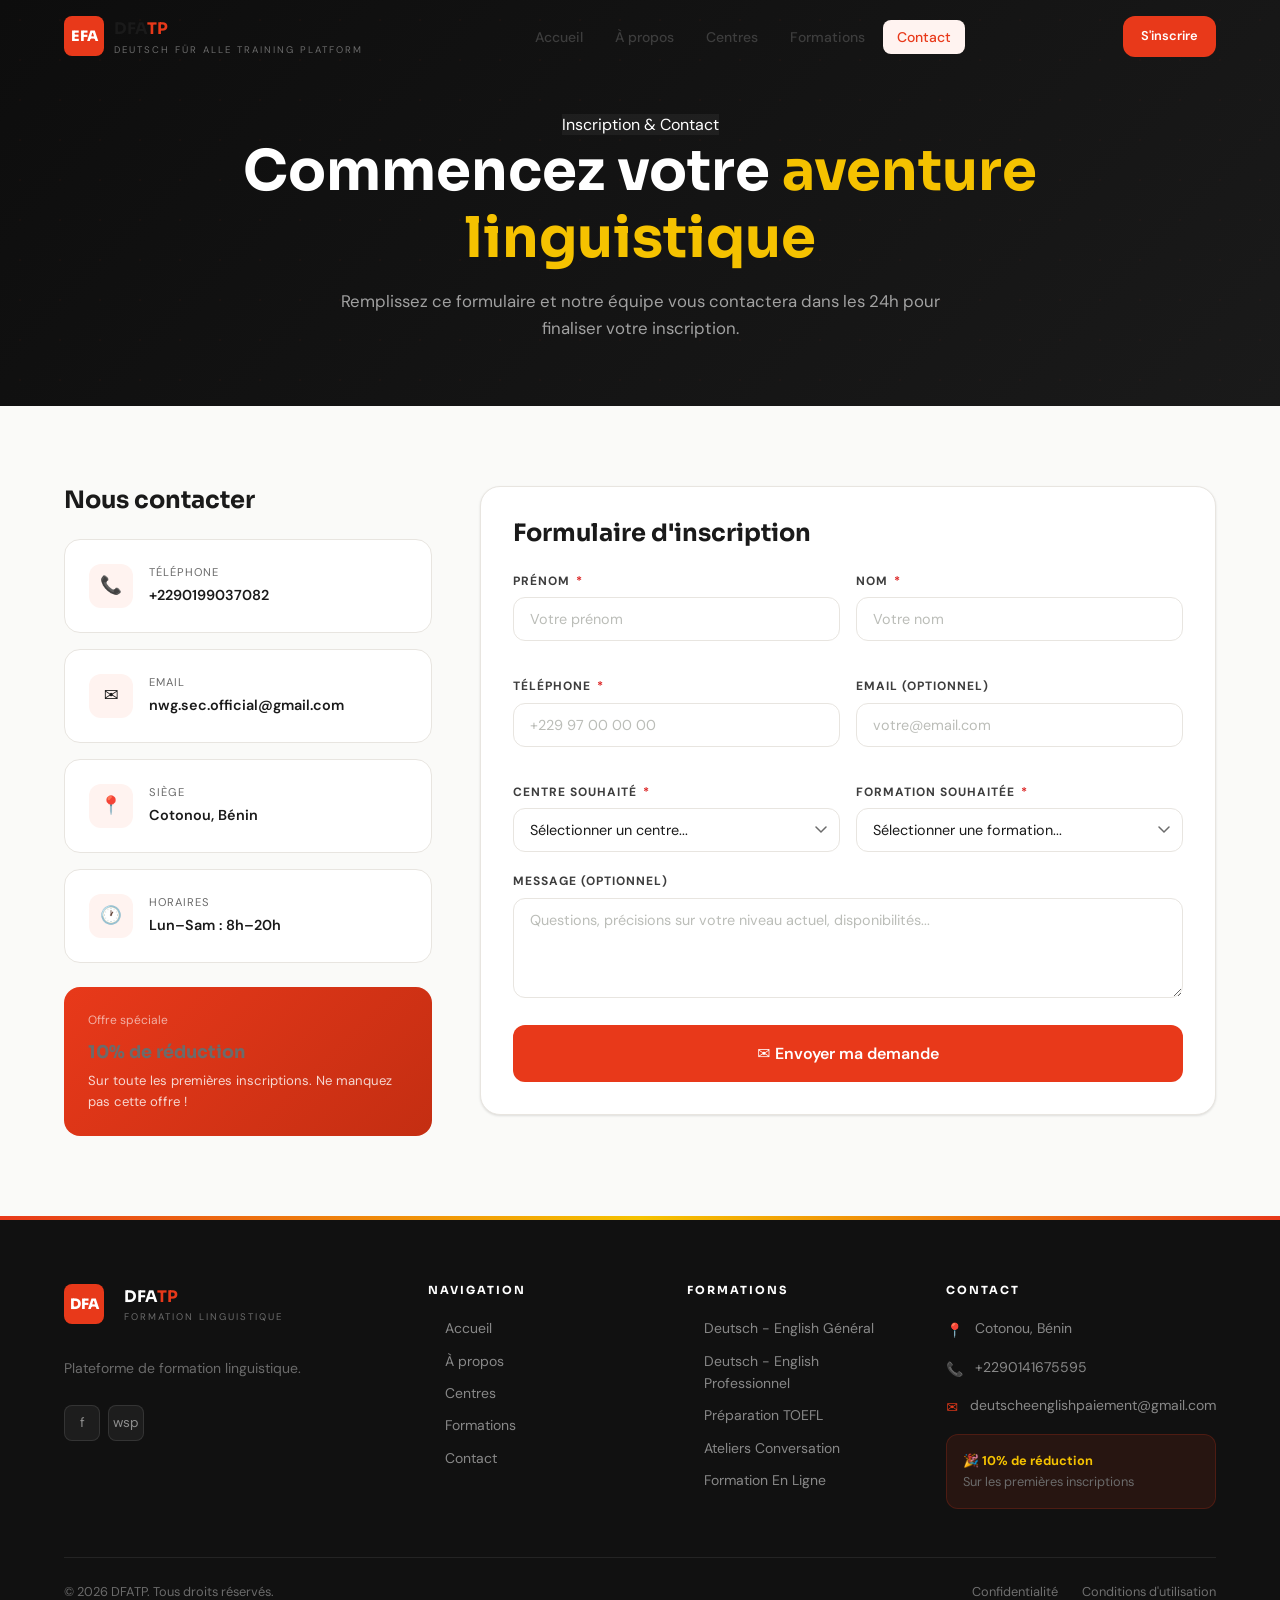
<file: contact.html>
<!DOCTYPE html>
<html lang="fr">
<head>
  <meta charset="UTF-8" />
  <meta name="viewport" content="width=device-width, initial-scale=1.0" />
  <title>Contact & Inscription — DFATP</title>
  <link rel="preconnect" href="https://fonts.googleapis.com" />
  <link href="https://fonts.googleapis.com/css2?family=Sora:wght@400;600;700;800&family=DM+Sans:wght@400;500;600&display=swap" rel="stylesheet" />
  <link rel="stylesheet" href="style.css" />
  <style>
    .contact-grid { display: grid; grid-template-columns: 1fr 2fr; gap: 3rem; }
    .contact-info-card { background: white; border-radius: 16px; border: 1px solid var(--border); padding: 1.5rem; display: flex; align-items: center; gap: 1rem; margin-bottom: 1rem; transition: var(--transition); text-decoration: none; color: inherit; }
    .contact-info-card:hover { box-shadow: var(--shadow-md); border-color: var(--primary); }
    .contact-info-icon { width: 44px; height: 44px; background: var(--primary-light); border-radius: 12px; display: flex; align-items: center; justify-content: center; font-size: 1.1rem; flex-shrink: 0; }
    .contact-info-label { font-size: 0.7rem; color: var(--muted); text-transform: uppercase; letter-spacing: 1px; margin-bottom: 2px; }
    .contact-info-val   { font-size: 0.9rem; font-weight: 600; color: var(--dark); }
    .promo-box { background: linear-gradient(135deg, var(--primary), var(--primary-dark)); border-radius: 16px; padding: 1.5rem; color: white; margin-top: 1.5rem; }
    .success-box { background: white; border-radius: 20px; border: 1px solid var(--border); padding: 3rem; text-align: center; }
    .success-icon { width: 80px; height: 80px; background: #D1FAE5; border-radius: 50%; display: flex; align-items: center; justify-content: center; font-size: 2rem; margin: 0 auto 1.5rem; }
    @media (max-width: 768px) { .contact-grid { grid-template-columns: 1fr; } }
  </style>
</head>
<body>

<nav class="navbar" id="navbar">
  <div class="container">
    <div class="navbar-inner">
      <a href="index.html" class="navbar-logo"><div class="navbar-logo-icon">EFA</div><div><div class="navbar-logo-text">DFA<span>TP</span></div><div class="navbar-logo-sub">Deutsch Für Alle Training Platform</div></div></a>
      <ul class="navbar-links">
        <li><a href="index.html">Accueil</a></li><li><a href="about.html">À propos</a></li><li><a href="centres.html">Centres</a></li><li><a href="formations.html">Formations</a></li><li><a href="contact.html" class="active">Contact</a></li>
      </ul>
      <div class="navbar-actions"><a href="contact.html" class="btn btn-primary btn-sm">S'inscrire</a></div>
      <button class="navbar-burger" id="burger"><svg width="20" height="20" viewBox="0 0 20 20" fill="currentColor"><rect y="3" width="20" height="2" rx="1"/><rect y="9" width="20" height="2" rx="1"/><rect y="15" width="20" height="2" rx="1"/></svg></button>
    </div>
  </div>
</nav>
<div class="mobile-menu" id="mobileMenu">
  <ul><li><a href="index.html">Accueil</a></li><li><a href="about.html">À propos</a></li><li><a href="centres.html">Centres</a></li><li><a href="formations.html">Formations</a></li><li><a href="contact.html">Contact</a></li></ul>
  <div class="mobile-menu-actions"><a href="contact.html" class="btn btn-primary btn-full">S'inscrire</a></div>
</div>

<section class="page-header">
  <div class="container">
    <span class="badge">Inscription & Contact</span>
    <h1>Commencez votre <span style="color:var(--secondary)">aventure linguistique</span></h1>
    <p>Remplissez ce formulaire et notre équipe vous contactera dans les 24h pour finaliser votre inscription.</p>
  </div>
</section>

<section class="section bg-surface">
  <div class="container">
    <div class="contact-grid">

      <!-- Infos contact -->
      <div>
        <h3 style="font-family:var(--font-display);margin-bottom:1.5rem">Nous contacter</h3>

        <a href="tel:+2290199037082" class="contact-info-card">
          <div class="contact-info-icon">📞</div>
          <div><div class="contact-info-label">Téléphone</div><div class="contact-info-val">+2290199037082</div></div>
        </a>
        <a href="mailto:nwg.sec.official@gmail.com" class="contact-info-card">
          <div class="contact-info-icon">✉️</div>
          <div><div class="contact-info-label">Email</div><div class="contact-info-val">nwg.sec.official@gmail.com</div></div>
        </a>
        <div class="contact-info-card">
          <div class="contact-info-icon">📍</div>
          <div><div class="contact-info-label">Siège</div><div class="contact-info-val">Cotonou, Bénin</div></div>
        </div>
        <div class="contact-info-card">
          <div class="contact-info-icon">🕐</div>
          <div><div class="contact-info-label">Horaires</div><div class="contact-info-val">Lun–Sam : 8h–20h</div></div>
        </div>

        <div class="promo-box">
          <p style="font-size:0.75rem;color:rgba(255,255,255,0.6);margin-bottom:0.5rem">Offre spéciale</p>
          <p style="font-family:var(--font-display);font-size:1.1rem;font-weight:700;margin-bottom:0.25rem">10% de réduction</p>
          <p style="font-size:0.82rem;color:rgba(255,255,255,0.8)">Sur toute les premières inscriptions. Ne manquez pas cette offre !</p>
        </div>
      </div>

      <!-- Formulaire -->
      <div>
        <div id="successBox" class="success-box" style="display:none">
          <div class="success-icon">✅</div>
          <h3 style="font-family:var(--font-display);margin-bottom:0.75rem">Demande envoyée !</h3>
          <p style="max-width:400px;margin:0 auto 1.5rem">Notre équipe vous contactera dans les 24h pour finaliser votre inscription.</p>
          <button onclick="resetForm()" class="btn btn-primary">Envoyer une autre demande</button>
        </div>

        <form id="contactForm" style="background:white;border-radius:20px;border:1px solid var(--border);padding:2rem;box-shadow:var(--shadow-sm)">
          <h3 style="font-family:var(--font-display);margin-bottom:1.5rem">Formulaire d'inscription</h3>
          <div id="formError" class="alert alert-error" style="display:none"></div>

          <div class="form-grid">
            <div class="form-group">
              <label class="form-label">Prénom <span class="required">*</span></label>
              <input type="text" id="firstName" class="form-control" placeholder="Votre prénom" required />
            </div>
            <div class="form-group">
              <label class="form-label">Nom <span class="required">*</span></label>
              <input type="text" id="lastName" class="form-control" placeholder="Votre nom" required />
            </div>
            <div class="form-group">
              <label class="form-label">Téléphone <span class="required">*</span></label>
              <input type="tel" id="phone" class="form-control" placeholder="+229 97 00 00 00" required />
            </div>
            <div class="form-group">
              <label class="form-label">Email (optionnel)</label>
              <input type="email" id="email" class="form-control" placeholder="votre@email.com" />
            </div>
            <div class="form-group">
              <label class="form-label">Centre souhaité <span class="required">*</span></label>
              <select id="centre" class="form-control" required>
                <option value="">Sélectionner un centre...</option>
                <option>Centre de Cotonou</option>
                <option>Centre de Porto-Novo</option>
                <option>Centre de Parakou</option>
              </select>
            </div>
            <div class="form-group">
              <label class="form-label">Formation souhaitée <span class="required">*</span></label>
              <select id="formation" class="form-control" required>
                <option value="">Sélectionner une formation...</option>
                <option>Deutsch - English Général</option>
                <option>Deutsch - English Professionnel</option>
                <option>Préparation TOEFL / IELTS</option>
                <option>Atelier de Conversation</option>
                <option>Formation En Ligne</option>
                <option>Formation Hybride</option>
              </select>
            </div>
          </div>

          <div class="form-group">
            <label class="form-label">Message (optionnel)</label>
            <textarea id="message" class="form-control" rows="4" placeholder="Questions, précisions sur votre niveau actuel, disponibilités..."></textarea>
          </div>

          <button type="submit" id="submitBtn" class="btn btn-primary btn-full btn-lg">
            ✉️ Envoyer ma demande
          </button>
        </form>
      </div>
    </div>
  </div>
</section>

<!-- ═══ FOOTER ════════════════════════════════════════════════ -->
<footer class="footer">
  <div class="footer-top-accent"></div>
  <div class="container">
    <div class="footer-grid">
      <div class="footer-brand">
        <a href="index.html" class="navbar-logo" style="margin-bottom:1rem;display:inline-flex">
          <div class="navbar-logo-icon">DFA</div>
          <div style="margin-left:0.625rem">
            <div class="navbar-logo-text" style="color:white">DFA<span>TP</span></div>
            <div class="navbar-logo-sub">Formation linguistique</div>
          </div>
        </a>
        <p>Plateforme de formation linguistique.</p>
        <div class="footer-socials">
          <a href="#" class="footer-social">f</a>
          <a href="https://wa.me/2290141675595" class="footer-social">wsp</a>
        </div>
      </div>
      <div class="footer-col">
        <h4>Navigation</h4>
        <ul class="footer-links">
          <li><a href="index.html">Accueil</a></li>
          <li><a href="about.html">À propos</a></li>
          <li><a href="centres.html">Centres</a></li>
          <li><a href="formations.html">Formations</a></li>
          <li><a href="contact.html">Contact</a></li>
        </ul>
      </div>
      <div class="footer-col">
        <h4>Formations</h4>
        <ul class="footer-links">
          <li><a href="formations.html">Deutsch - English Général</a></li>
          <li><a href="formations.html">Deutsch - English Professionnel</a></li>
          <li><a href="formations.html">Préparation TOEFL</a></li>
          <li><a href="formations.html">Ateliers Conversation</a></li>
          <li><a href="formations.html">Formation En Ligne</a></li>
        </ul>
      </div>
      <div class="footer-col">
        <h4>Contact</h4>
        <div class="footer-contact-item">
          <span class="footer-contact-icon">📍</span>
          <span>Cotonou, Bénin</span>
        </div>
        <div class="footer-contact-item">
          <span class="footer-contact-icon">📞</span>
          <a href="tel:+2290141675595" style="color:rgba(255,255,255,0.5)">+2290141675595</a>
        </div>
        <div class="footer-contact-item">
          <span class="footer-contact-icon">✉️</span>
          <a href="mailto:deutscheenglishpaiement@gmail.com" style="color:rgba(255,255,255,0.5)">deutscheenglishpaiement@gmail.com</a>
        </div>
        <div class="footer-promo">
          <p>🎉 <strong>10% de réduction</strong><br>Sur les premières inscriptions</p>
        </div>
      </div>
    </div>
    <div class="footer-bottom">
      <p>© 2026 DFATP. Tous droits réservés.</p>
      <div class="footer-bottom-links">
        <a href="about.html">Confidentialité</a>
        <a href="about.html">Conditions d'utilisation</a>
      </div>
    </div>
  </div>
</footer>


<script>
  // Navbar
  const navbar = document.getElementById('navbar')
  window.addEventListener('scroll', () => navbar.classList.toggle('scrolled', window.scrollY > 20))
  document.getElementById('burger').addEventListener('click', () => document.getElementById('mobileMenu').classList.toggle('open'))

  // Formulaire
  document.getElementById('contactForm').addEventListener('submit', async (e) => {
    e.preventDefault()
    const btn   = document.getElementById('submitBtn')
    const error = document.getElementById('formError')
    error.style.display = 'none'

    const firstName = document.getElementById('firstName').value.trim()
    const lastName  = document.getElementById('lastName').value.trim()
    const phone     = document.getElementById('phone').value.trim()
    const email     = document.getElementById('email').value.trim()
    const centre    = document.getElementById('centre').value
    const formation = document.getElementById('formation').value
    const message   = document.getElementById('message').value.trim()

    if (!firstName || !lastName || !phone || !centre || !formation) {
      error.textContent    = 'Veuillez remplir tous les champs obligatoires.'
      error.style.display  = 'flex'
      return
    }

    btn.disabled    = true
    btn.textContent = '⏳ Envoi en cours...'

    // Construire le message WhatsApp
const messageWhatsApp =
`Nouvelle demande de formation :

👤 Nom : ${firstName} ${lastName}
📞 Téléphone : ${phone}
📧 Email : ${email}
🏫 Centre : ${centre}
📚 Formation : ${formation}
💬 Message : ${message || 'Aucun message'}`

const numero = "2290141675595"

// Générer le lien WhatsApp
const url = `https://wa.me/${numero}?text=${encodeURIComponent(messageWhatsApp)}`

// Ouvrir WhatsApp
window.open(url, "_blank")

// UI (optionnel)
btn.disabled = false
btn.textContent = '✉️ Envoyer ma demande'
  })

  function resetForm() {
    document.getElementById('contactForm').reset()
    document.getElementById('contactForm').style.display = 'block'
    document.getElementById('successBox').style.display  = 'none'
    document.getElementById('submitBtn').disabled    = false
    document.getElementById('submitBtn').textContent = '✉️ Envoyer ma demande'
  }
</script>
</body>
</html>
</file>
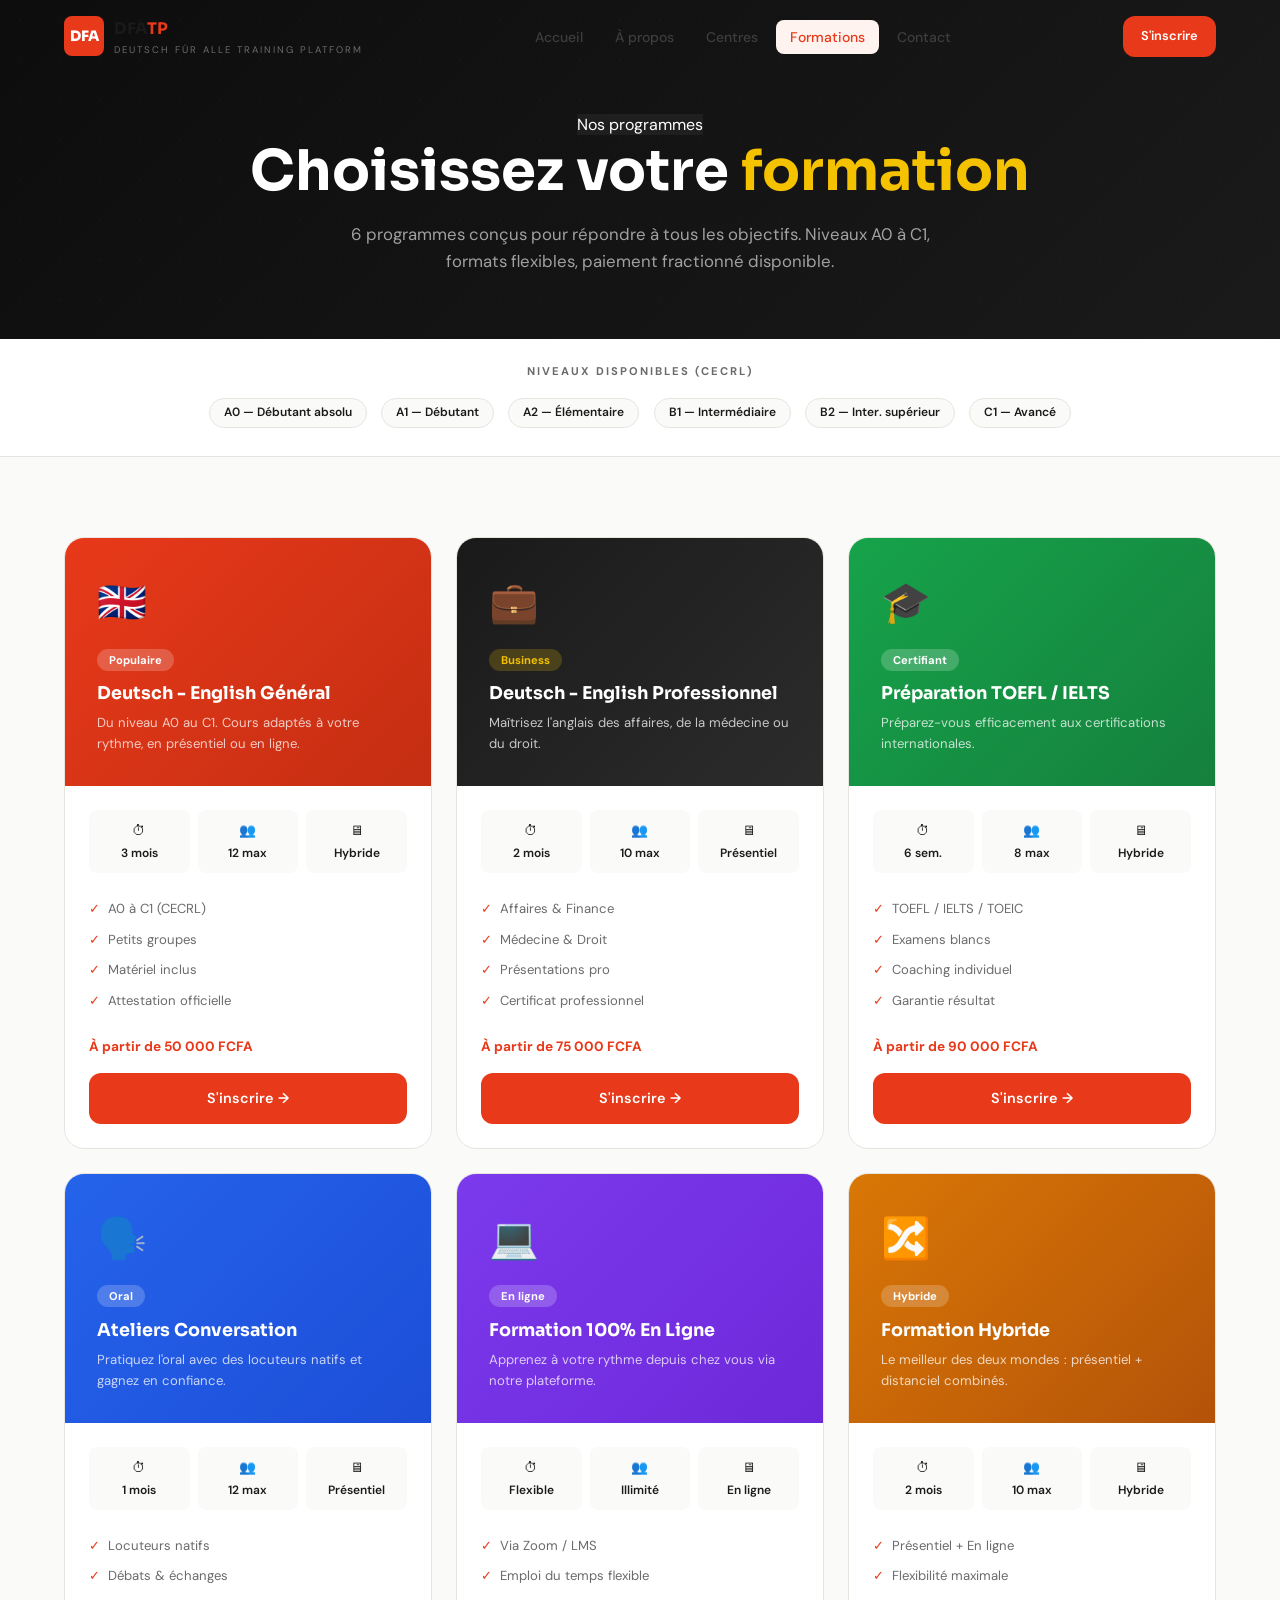
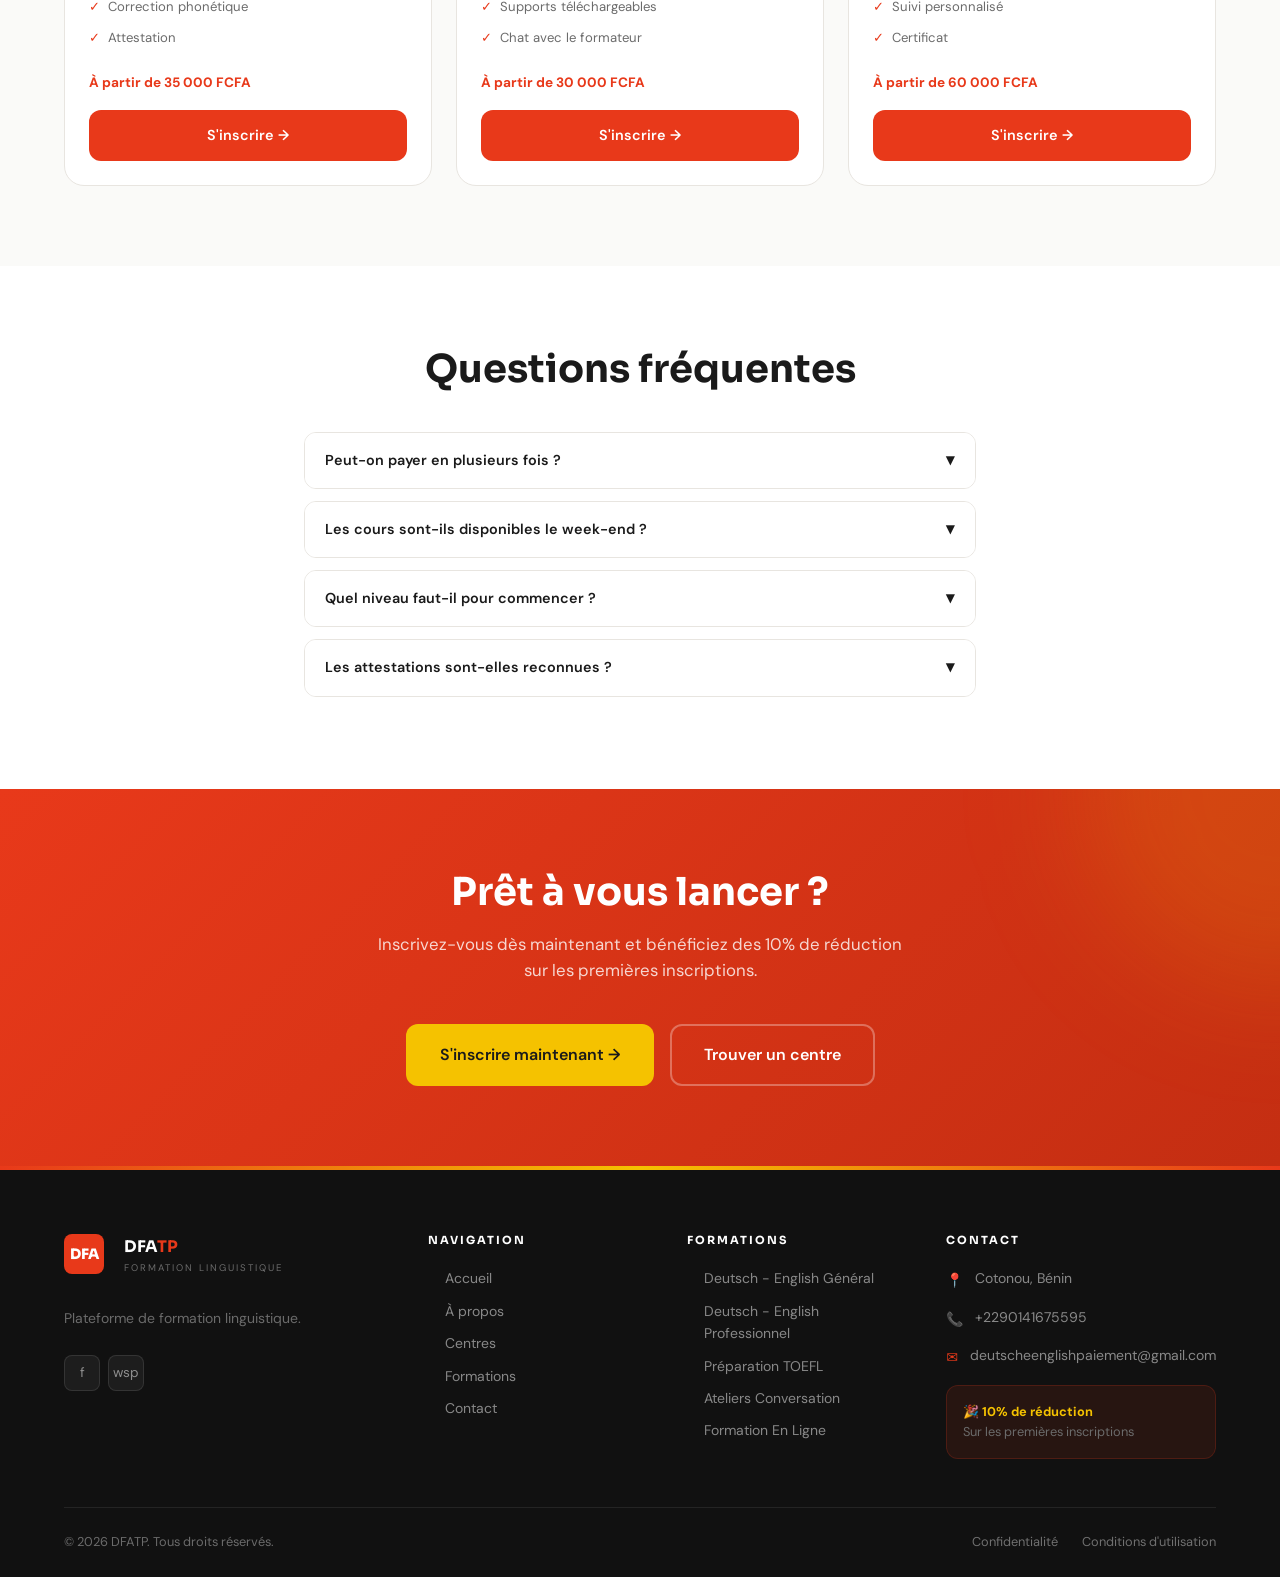
<file: formations.html>
<!DOCTYPE html>
<html lang="fr">
<head>
  <meta charset="UTF-8" />
  <meta name="viewport" content="width=device-width, initial-scale=1.0" />
  <title>Formations — DFATP</title>
  <link rel="preconnect" href="https://fonts.googleapis.com" />
  <link href="https://fonts.googleapis.com/css2?family=Sora:wght@400;600;700;800&family=DM+Sans:wght@400;500;600&display=swap" rel="stylesheet" />
  <link rel="stylesheet" href="style.css" />
  <style>
    .fcard { background:white; border-radius:20px; border:1px solid var(--border); overflow:hidden; display:flex; flex-direction:column; transition:var(--transition); }
    .fcard:hover { box-shadow:var(--shadow-md); transform:translateY(-4px); }
    .fcard-top { padding:2rem; }
    .fcard-body { padding:1.5rem; flex:1; display:flex; flex-direction:column; }
    .fcard-infos { display:grid; grid-template-columns:1fr 1fr 1fr; gap:0.5rem; margin-bottom:1.25rem; }
    .fcard-info { background:var(--surface); border-radius:8px; padding:0.625rem; text-align:center; }
    .fcard-info-icon { font-size:0.85rem; margin-bottom:2px; }
    .fcard-info-val  { font-size:0.75rem; font-weight:600; color:var(--dark); }
    .fcard-features  { list-style:none; flex:1; margin-bottom:1.25rem; }
    .fcard-features li { font-size:0.82rem; color:var(--muted); padding:0.3rem 0; display:flex; align-items:center; gap:0.5rem; }
    .fcard-features li::before { content:'✓'; color:var(--primary); font-weight:700; }
    .fcard-price { font-size:0.85rem; font-weight:700; color:var(--primary); margin-bottom:1rem; }
    .niveau-pill { display:inline-block; padding:0.3rem 0.875rem; border-radius:20px; font-size:0.75rem; font-weight:600; background:var(--surface); color:var(--dark); border:1px solid var(--border); margin:0.2rem; }
    .faq-item { border:1px solid var(--border); border-radius:var(--radius-md); overflow:hidden; margin-bottom:0.75rem; }
    .faq-q { padding:1rem 1.25rem; font-weight:600; font-size:0.9rem; cursor:pointer; display:flex; justify-content:space-between; align-items:center; background:white; }
    .faq-q:hover { background:var(--surface); }
    .faq-a { padding:0 1.25rem 1rem; font-size:0.875rem; color:var(--muted); display:none; }
    .faq-item.open .faq-a { display:block; }
    .faq-item.open .faq-arrow { transform:rotate(180deg); }
    .faq-arrow { transition:transform 0.2s; font-size:0.75rem; }
  </style>
</head>
<body>

<nav class="navbar" id="navbar">
  <div class="container">
    <div class="navbar-inner">
      <a href="index.html" class="navbar-logo"><div class="navbar-logo-icon">DFA</div><div><div class="navbar-logo-text">DFA<span>TP</span></div><div class="navbar-logo-sub">Deutsch Für Alle Training Platform</div></div></a>
      <ul class="navbar-links">
        <li><a href="index.html">Accueil</a></li><li><a href="about.html">À propos</a></li><li><a href="centres.html">Centres</a></li><li><a href="formations.html" class="active">Formations</a></li><li><a href="contact.html">Contact</a></li>
      </ul>
      <div class="navbar-actions"><a href="contact.html" class="btn btn-primary btn-sm">S'inscrire</a></div>
      <button class="navbar-burger" id="burger"><svg width="20" height="20" viewBox="0 0 20 20" fill="currentColor"><rect y="3" width="20" height="2" rx="1"/><rect y="9" width="20" height="2" rx="1"/><rect y="15" width="20" height="2" rx="1"/></svg></button>
    </div>
  </div>
</nav>
<div class="mobile-menu" id="mobileMenu">
  <ul><li><a href="index.html">Accueil</a></li><li><a href="about.html">À propos</a></li><li><a href="centres.html">Centres</a></li><li><a href="formations.html">Formations</a></li><li><a href="contact.html">Contact</a></li></ul>
  <div class="mobile-menu-actions"><a href="contact.html" class="btn btn-primary btn-full">S'inscrire</a></div>
</div>

<section class="page-header">
  <div class="container">
    <span class="badge">Nos programmes</span>
    <h1>Choisissez votre <span style="color:var(--secondary)">formation</span></h1>
    <p>6 programmes conçus pour répondre à tous les objectifs. Niveaux A0 à C1, formats flexibles, paiement fractionné disponible.</p>
  </div>
</section>

<!-- Niveaux -->
<section style="background:white;border-bottom:1px solid var(--border);padding:1.5rem 0">
  <div class="container">
    <p style="font-size:0.7rem;font-weight:700;text-transform:uppercase;letter-spacing:2px;color:var(--muted);text-align:center;margin-bottom:0.875rem">Niveaux disponibles (CECRL)</p>
    <div style="display:flex;flex-wrap:wrap;justify-content:center;gap:0.5rem">
      <span class="niveau-pill">A0 — Débutant absolu</span>
      <span class="niveau-pill">A1 — Débutant</span>
      <span class="niveau-pill">A2 — Élémentaire</span>
      <span class="niveau-pill">B1 — Intermédiaire</span>
      <span class="niveau-pill">B2 — Inter. supérieur</span>
      <span class="niveau-pill">C1 — Avancé</span>
    </div>
  </div>
</section>

<!-- Grille formations -->
<section class="section bg-surface">
  <div class="container">
    <div class="grid-3" style="gap:1.5rem">

      <div class="fcard">
        <div class="fcard-top" style="background:linear-gradient(135deg,#E8391A,#C42E12)">
          <div style="font-size:2.5rem;margin-bottom:0.75rem">🇬🇧</div>
          <span style="background:rgba(255,255,255,0.2);color:white;padding:0.25rem 0.75rem;border-radius:20px;font-size:0.7rem;font-weight:700">Populaire</span>
          <h3 style="font-family:var(--font-display);color:white;margin-top:0.75rem;font-size:1.1rem">Deutsch - English Général</h3>
          <p style="color:rgba(255,255,255,0.75);font-size:0.82rem;margin-top:0.5rem">Du niveau A0 au C1. Cours adaptés à votre rythme, en présentiel ou en ligne.</p>
        </div>
        <div class="fcard-body">
          <div class="fcard-infos">
            <div class="fcard-info"><div class="fcard-info-icon">⏱</div><div class="fcard-info-val">3 mois</div></div>
            <div class="fcard-info"><div class="fcard-info-icon">👥</div><div class="fcard-info-val">12 max</div></div>
            <div class="fcard-info"><div class="fcard-info-icon">🖥</div><div class="fcard-info-val">Hybride</div></div>
          </div>
          <ul class="fcard-features">
            <li>A0 à C1 (CECRL)</li>
            <li>Petits groupes</li>
            <li>Matériel inclus</li>
            <li>Attestation officielle</li>
          </ul>
          <div class="fcard-price">À partir de 50 000 FCFA</div>
          <a href="contact.html" class="btn btn-primary btn-full">S'inscrire →</a>
        </div>
      </div>

      <div class="fcard">
        <div class="fcard-top" style="background:linear-gradient(135deg,#1A1A1A,#2C2C2C)">
          <div style="font-size:2.5rem;margin-bottom:0.75rem">💼</div>
          <span style="background:rgba(245,194,0,0.2);color:#F5C200;padding:0.25rem 0.75rem;border-radius:20px;font-size:0.7rem;font-weight:700">Business</span>
          <h3 style="font-family:var(--font-display);color:white;margin-top:0.75rem;font-size:1.1rem">Deutsch - English Professionnel</h3>
          <p style="color:rgba(255,255,255,0.75);font-size:0.82rem;margin-top:0.5rem">Maîtrisez l'anglais des affaires, de la médecine ou du droit.</p>
        </div>
        <div class="fcard-body">
          <div class="fcard-infos">
            <div class="fcard-info"><div class="fcard-info-icon">⏱</div><div class="fcard-info-val">2 mois</div></div>
            <div class="fcard-info"><div class="fcard-info-icon">👥</div><div class="fcard-info-val">10 max</div></div>
            <div class="fcard-info"><div class="fcard-info-icon">🖥</div><div class="fcard-info-val">Présentiel</div></div>
          </div>
          <ul class="fcard-features">
            <li>Affaires & Finance</li>
            <li>Médecine & Droit</li>
            <li>Présentations pro</li>
            <li>Certificat professionnel</li>
          </ul>
          <div class="fcard-price">À partir de 75 000 FCFA</div>
          <a href="contact.html" class="btn btn-primary btn-full">S'inscrire →</a>
        </div>
      </div>

      <div class="fcard">
        <div class="fcard-top" style="background:linear-gradient(135deg,#16A34A,#15803D)">
          <div style="font-size:2.5rem;margin-bottom:0.75rem">🎓</div>
          <span style="background:rgba(255,255,255,0.2);color:white;padding:0.25rem 0.75rem;border-radius:20px;font-size:0.7rem;font-weight:700">Certifiant</span>
          <h3 style="font-family:var(--font-display);color:white;margin-top:0.75rem;font-size:1.1rem">Préparation TOEFL / IELTS</h3>
          <p style="color:rgba(255,255,255,0.75);font-size:0.82rem;margin-top:0.5rem">Préparez-vous efficacement aux certifications internationales.</p>
        </div>
        <div class="fcard-body">
          <div class="fcard-infos">
            <div class="fcard-info"><div class="fcard-info-icon">⏱</div><div class="fcard-info-val">6 sem.</div></div>
            <div class="fcard-info"><div class="fcard-info-icon">👥</div><div class="fcard-info-val">8 max</div></div>
            <div class="fcard-info"><div class="fcard-info-icon">🖥</div><div class="fcard-info-val">Hybride</div></div>
          </div>
          <ul class="fcard-features">
            <li>TOEFL / IELTS / TOEIC</li>
            <li>Examens blancs</li>
            <li>Coaching individuel</li>
            <li>Garantie résultat</li>
          </ul>
          <div class="fcard-price">À partir de 90 000 FCFA</div>
          <a href="contact.html" class="btn btn-primary btn-full">S'inscrire →</a>
        </div>
      </div>

      <div class="fcard">
        <div class="fcard-top" style="background:linear-gradient(135deg,#2563EB,#1D4ED8)">
          <div style="font-size:2.5rem;margin-bottom:0.75rem">🗣️</div>
          <span style="background:rgba(255,255,255,0.2);color:white;padding:0.25rem 0.75rem;border-radius:20px;font-size:0.7rem;font-weight:700">Oral</span>
          <h3 style="font-family:var(--font-display);color:white;margin-top:0.75rem;font-size:1.1rem">Ateliers Conversation</h3>
          <p style="color:rgba(255,255,255,0.75);font-size:0.82rem;margin-top:0.5rem">Pratiquez l'oral avec des locuteurs natifs et gagnez en confiance.</p>
        </div>
        <div class="fcard-body">
          <div class="fcard-infos">
            <div class="fcard-info"><div class="fcard-info-icon">⏱</div><div class="fcard-info-val">1 mois</div></div>
            <div class="fcard-info"><div class="fcard-info-icon">👥</div><div class="fcard-info-val">12 max</div></div>
            <div class="fcard-info"><div class="fcard-info-icon">🖥</div><div class="fcard-info-val">Présentiel</div></div>
          </div>
          <ul class="fcard-features">
            <li>Locuteurs natifs</li>
            <li>Débats & échanges</li>
            <li>Correction phonétique</li>
            <li>Attestation</li>
          </ul>
          <div class="fcard-price">À partir de 35 000 FCFA</div>
          <a href="contact.html" class="btn btn-primary btn-full">S'inscrire →</a>
        </div>
      </div>

      <div class="fcard">
        <div class="fcard-top" style="background:linear-gradient(135deg,#7C3AED,#6D28D9)">
          <div style="font-size:2.5rem;margin-bottom:0.75rem">💻</div>
          <span style="background:rgba(255,255,255,0.2);color:white;padding:0.25rem 0.75rem;border-radius:20px;font-size:0.7rem;font-weight:700">En ligne</span>
          <h3 style="font-family:var(--font-display);color:white;margin-top:0.75rem;font-size:1.1rem">Formation 100% En Ligne</h3>
          <p style="color:rgba(255,255,255,0.75);font-size:0.82rem;margin-top:0.5rem">Apprenez à votre rythme depuis chez vous via notre plateforme.</p>
        </div>
        <div class="fcard-body">
          <div class="fcard-infos">
            <div class="fcard-info"><div class="fcard-info-icon">⏱</div><div class="fcard-info-val">Flexible</div></div>
            <div class="fcard-info"><div class="fcard-info-icon">👥</div><div class="fcard-info-val">Illimité</div></div>
            <div class="fcard-info"><div class="fcard-info-icon">🖥</div><div class="fcard-info-val">En ligne</div></div>
          </div>
          <ul class="fcard-features">
            <li>Via Zoom / LMS</li>
            <li>Emploi du temps flexible</li>
            <li>Supports téléchargeables</li>
            <li>Chat avec le formateur</li>
          </ul>
          <div class="fcard-price">À partir de 30 000 FCFA</div>
          <a href="contact.html" class="btn btn-primary btn-full">S'inscrire →</a>
        </div>
      </div>

      <div class="fcard">
        <div class="fcard-top" style="background:linear-gradient(135deg,#D97706,#B45309)">
          <div style="font-size:2.5rem;margin-bottom:0.75rem">🔀</div>
          <span style="background:rgba(255,255,255,0.2);color:white;padding:0.25rem 0.75rem;border-radius:20px;font-size:0.7rem;font-weight:700">Hybride</span>
          <h3 style="font-family:var(--font-display);color:white;margin-top:0.75rem;font-size:1.1rem">Formation Hybride</h3>
          <p style="color:rgba(255,255,255,0.75);font-size:0.82rem;margin-top:0.5rem">Le meilleur des deux mondes : présentiel + distanciel combinés.</p>
        </div>
        <div class="fcard-body">
          <div class="fcard-infos">
            <div class="fcard-info"><div class="fcard-info-icon">⏱</div><div class="fcard-info-val">2 mois</div></div>
            <div class="fcard-info"><div class="fcard-info-icon">👥</div><div class="fcard-info-val">10 max</div></div>
            <div class="fcard-info"><div class="fcard-info-icon">🖥</div><div class="fcard-info-val">Hybride</div></div>
          </div>
          <ul class="fcard-features">
            <li>Présentiel + En ligne</li>
            <li>Flexibilité maximale</li>
            <li>Suivi personnalisé</li>
            <li>Certificat</li>
          </ul>
          <div class="fcard-price">À partir de 60 000 FCFA</div>
          <a href="contact.html" class="btn btn-primary btn-full">S'inscrire →</a>
        </div>
      </div>

    </div>
  </div>
</section>

<!-- FAQ -->
<section class="section bg-white">
  <div class="container" style="max-width:720px">
    <h2 style="text-align:center;margin-bottom:2.5rem">Questions fréquentes</h2>
    <div class="faq-item">
      <div class="faq-q">Peut-on payer en plusieurs fois ? <span class="faq-arrow">▼</span></div>
      <div class="faq-a">Oui, nous proposons un paiement en 2 ou 3 fois pour toutes nos formations. Contactez votre centre pour plus d'informations.</div>
    </div>
    <div class="faq-item">
      <div class="faq-q">Les cours sont-ils disponibles le week-end ? <span class="faq-arrow">▼</span></div>
      <div class="faq-a">Oui, des sessions du week-end sont disponibles dans tous nos centres. Les horaires varient selon les centres.</div>
    </div>
    <div class="faq-item">
      <div class="faq-q">Quel niveau faut-il pour commencer ? <span class="faq-arrow">▼</span></div>
      <div class="faq-a">Aucun prérequis. Nous accueillons les débutants absolus (A0) et réalisons un test de niveau gratuit à l'inscription.</div>
    </div>
    <div class="faq-item">
      <div class="faq-q">Les attestations sont-elles reconnues ? <span class="faq-arrow">▼</span></div>
      <div class="faq-a">Oui, nos attestations sont reconnues par les employeurs et institutions partenaires au Bénin et en Afrique de l'Ouest.</div>
    </div>
  </div>
</section>

<section class="cta-section">
  <div class="container" style="position:relative">
    <h2>Prêt à vous lancer ?</h2>
    <p>Inscrivez-vous dès maintenant et bénéficiez des 10% de réduction sur les premières inscriptions.</p>
    <div class="cta-actions">
      <a href="contact.html" class="btn btn-gold btn-lg">S'inscrire maintenant →</a>
      <a href="centres.html" class="btn btn-lg" style="border:2px solid rgba(255,255,255,0.3);color:white">Trouver un centre</a>
    </div>
  </div>
</section>

<!-- ═══ FOOTER ════════════════════════════════════════════════ -->
<footer class="footer">
  <div class="footer-top-accent"></div>
  <div class="container">
    <div class="footer-grid">
      <div class="footer-brand">
        <a href="index.html" class="navbar-logo" style="margin-bottom:1rem;display:inline-flex">
          <div class="navbar-logo-icon">DFA</div>
          <div style="margin-left:0.625rem">
            <div class="navbar-logo-text" style="color:white">DFA<span>TP</span></div>
            <div class="navbar-logo-sub">Formation linguistique</div>
          </div>
        </a>
        <p>Plateforme de formation linguistique.</p>
        <div class="footer-socials">
          <a href="#" class="footer-social">f</a>
          <a href="https://wa.me/2290141675595" class="footer-social">wsp</a>
        </div>
      </div>
      <div class="footer-col">
        <h4>Navigation</h4>
        <ul class="footer-links">
          <li><a href="index.html">Accueil</a></li>
          <li><a href="about.html">À propos</a></li>
          <li><a href="centres.html">Centres</a></li>
          <li><a href="formations.html">Formations</a></li>
          <li><a href="contact.html">Contact</a></li>
        </ul>
      </div>
      <div class="footer-col">
        <h4>Formations</h4>
        <ul class="footer-links">
          <li><a href="formations.html">Deutsch - English Général</a></li>
          <li><a href="formations.html">Deutsch - English Professionnel</a></li>
          <li><a href="formations.html">Préparation TOEFL</a></li>
          <li><a href="formations.html">Ateliers Conversation</a></li>
          <li><a href="formations.html">Formation En Ligne</a></li>
        </ul>
      </div>
      <div class="footer-col">
        <h4>Contact</h4>
        <div class="footer-contact-item">
          <span class="footer-contact-icon">📍</span>
          <span>Cotonou, Bénin</span>
        </div>
        <div class="footer-contact-item">
          <span class="footer-contact-icon">📞</span>
          <a href="tel:+2290141675595" style="color:rgba(255,255,255,0.5)">+2290141675595</a>
        </div>
        <div class="footer-contact-item">
          <span class="footer-contact-icon">✉️</span>
          <a href="mailto:deutscheenglishpaiement@gmail.com" style="color:rgba(255,255,255,0.5)">deutscheenglishpaiement@gmail.com</a>
        </div>
        <div class="footer-promo">
          <p>🎉 <strong>10% de réduction</strong><br>Sur les premières inscriptions</p>
        </div>
      </div>
    </div>
    <div class="footer-bottom">
      <p>© 2026 DFATP. Tous droits réservés.</p>
      <div class="footer-bottom-links">
        <a href="about.html">Confidentialité</a>
        <a href="about.html">Conditions d'utilisation</a>
      </div>
    </div>
  </div>
</footer>


<script>
  const navbar = document.getElementById('navbar')
  window.addEventListener('scroll', () => navbar.classList.toggle('scrolled', window.scrollY > 20))
  document.getElementById('burger').addEventListener('click', () => document.getElementById('mobileMenu').classList.toggle('open'))
  document.querySelectorAll('.faq-q').forEach(q => {
    q.addEventListener('click', () => q.parentElement.classList.toggle('open'))
  })
</script>
</body>
</html>
</file>
<file: style.css>
/* ============================================================
   EFAMS — Feuille de style globale
   Charte : Rouge-orange #E8391A | Jaune doré #F5C200 | Noir #1A1A1A
   ============================================================ */

/* ─── Reset & Variables ─────────────────────────────────────── */
*, *::before, *::after { box-sizing: border-box; margin: 0; padding: 0; }

:root {
  --primary:       #E8391A;
  --primary-dark:  #C42E12;
  --primary-light: #FFF3F0;
  --secondary:     #F5C200;
  --secondary-dark:#D4A800;
  --dark:          #1A1A1A;
  --dark-100:      #2C2C2C;
  --dark-200:      #3D3D3D;
  --muted:         #6B6B6B;
  --border:        #E8E5E0;
  --surface:       #FAFAF8;
  --white:         #FFFFFF;

  --success:  #16A34A;
  --warning:  #D97706;
  --danger:   #DC2626;
  --info:     #2563EB;

  --radius-sm:  8px;
  --radius-md:  12px;
  --radius-lg:  16px;
  --radius-xl:  24px;

  --shadow-sm: 0 1px 3px rgba(0,0,0,0.07), 0 1px 2px rgba(0,0,0,0.05);
  --shadow-md: 0 4px 12px rgba(0,0,0,0.10);
  --shadow-lg: 0 8px 32px rgba(0,0,0,0.12);

  --font-display: 'Sora', system-ui, sans-serif;
  --font-body:    'DM Sans', system-ui, sans-serif;

  --transition: all 0.2s ease;
}

html { scroll-behavior: smooth; }

body {
  font-family: var(--font-body);
  background:  var(--surface);
  color:       var(--dark);
  line-height: 1.6;
  -webkit-font-smoothing: antialiased;
}

::selection { background: var(--secondary); color: var(--dark); }

::-webkit-scrollbar { width: 6px; }
::-webkit-scrollbar-track { background: #f1f0ee; }
::-webkit-scrollbar-thumb { background: var(--primary); border-radius: 3px; }

/* ─── Typographie ────────────────────────────────────────────── */
h1, h2, h3, h4, h5, h6 { font-family: var(--font-display); font-weight: 700; line-height: 1.2; }
h1 { font-size: clamp(2rem,   5vw, 3.5rem); }
h2 { font-size: clamp(1.5rem, 3vw, 2.5rem); }
h3 { font-size: clamp(1.2rem, 2vw, 1.5rem); }
p  { color: var(--muted); }
a  { color: inherit; text-decoration: none; }
img { max-width: 100%; display: block; }

/* ─── Layout ─────────────────────────────────────────────────── */
.container { max-width: 1200px; margin: 0 auto; padding: 0 1.5rem; }
.container-wide { max-width: 1400px; margin: 0 auto; padding: 0 1.5rem; }
.section { padding: 5rem 0; }

.grid-2 { display: grid; grid-template-columns: 1fr 1fr; gap: 2rem; }
.grid-3 { display: grid; grid-template-columns: repeat(3, 1fr); gap: 2rem; }
.grid-4 { display: grid; grid-template-columns: repeat(4, 1fr); gap: 1.5rem; }

@media (max-width: 768px) {
  .grid-2, .grid-3, .grid-4 { grid-template-columns: 1fr; }
  .section { padding: 3rem 0; }
}
@media (max-width: 1024px) {
  .grid-3 { grid-template-columns: 1fr 1fr; }
  .grid-4 { grid-template-columns: 1fr 1fr; }
}

/* ─── Boutons ────────────────────────────────────────────────── */
.btn {
  display:         inline-flex;
  align-items:     center;
  gap:             0.5rem;
  padding:         0.75rem 1.5rem;
  border-radius:   var(--radius-md);
  font-family:     var(--font-body);
  font-size:       0.9rem;
  font-weight:     600;
  cursor:          pointer;
  border:          2px solid transparent;
  transition:      var(--transition);
  text-decoration: none;
  white-space:     nowrap;
}
.btn:disabled { opacity: 0.6; cursor: not-allowed; }

.btn-primary { background: var(--primary); color: white; }
.btn-primary:hover:not(:disabled) { background: var(--primary-dark); transform: translateY(-2px); box-shadow: 0 6px 20px rgba(232,57,26,0.35); }

.btn-secondary { background: transparent; color: var(--primary); border-color: var(--primary); }
.btn-secondary:hover:not(:disabled) { background: var(--primary); color: white; transform: translateY(-2px); }

.btn-gold { background: var(--secondary); color: var(--dark); }
.btn-gold:hover:not(:disabled) { background: var(--secondary-dark); transform: translateY(-2px); box-shadow: 0 6px 20px rgba(245,194,0,0.35); }

.btn-dark { background: var(--dark); color: white; }
.btn-dark:hover:not(:disabled) { background: var(--dark-100); transform: translateY(-2px); }

.btn-ghost { background: transparent; color: var(--muted); border-color: var(--border); }
.btn-ghost:hover:not(:disabled) { background: var(--border); color: var(--dark); }

.btn-sm { padding: 0.5rem 1rem; font-size: 0.8rem; }
.btn-lg { padding: 1rem 2rem; font-size: 1rem; }
.btn-full { width: 100%; justify-content: center; }

.btn-loading { position: relative; color: transparent !important; }
.btn-loading::after {
  content: '';
  position: absolute;
  width: 16px; height: 16px;
  border: 2px solid rgba(255,255,255,0.3);
  border-top-color: white;
  border-radius: 50%;
  animation: spin 0.8s linear infinite;
}

/* ─── Cards ──────────────────────────────────────────────────── */
.card {
  background:    white;
  border-radius: var(--radius-lg);
  border:        1px solid var(--border);
  box-shadow:    var(--shadow-sm);
  transition:    var(--transition);
  overflow:      hidden;
}
.card:hover { box-shadow: var(--shadow-md); transform: translateY(-4px); }
.card-body { padding: 1.5rem; }
.card-header { padding: 1.25rem 1.5rem; border-bottom: 1px solid var(--border); }
.card-footer { padding: 1.25rem 1.5rem; border-top: 1px solid var(--border); background: var(--surface); }


/* ─── Formulaires ────────────────────────────────────────────── */
.form-group { margin-bottom: 1.25rem; }
.form-label {
  display:       block;
  font-size:     0.75rem;
  font-weight:   700;
  color:         var(--dark-200);
  text-transform:uppercase;
  letter-spacing:1px;
  margin-bottom: 0.4rem;
}
.form-label .required { color: var(--danger); margin-left: 2px; }

.form-control {
  width:         100%;
  padding:       0.75rem 1rem;
  border:        1.5px solid var(--border);
  border-radius: var(--radius-md);
  font-family:   var(--font-body);
  font-size:     0.9rem;
  color:         var(--dark);
  background:    white;
  transition:    var(--transition);
  outline:       none;
}
.form-control:focus { border-color: var(--primary); box-shadow: 0 0 0 3px rgba(232,57,26,0.12); }
.form-control::placeholder { color: #BBBDB8; }
.form-control:disabled { background: var(--surface); cursor: not-allowed; opacity: 0.7; }

select.form-control { cursor: pointer; appearance: none; background-image: url("data:image/svg+xml,%3Csvg xmlns='http://www.w3.org/2000/svg' width='12' height='8' viewBox='0 0 12 8'%3E%3Cpath d='M1 1l5 5 5-5' stroke='%236B6B6B' stroke-width='1.5' fill='none' stroke-linecap='round'/%3E%3C/svg%3E"); background-repeat: no-repeat; background-position: right 12px center; padding-right: 2.5rem; }

textarea.form-control { resize: vertical; min-height: 100px; }

.form-error { color: var(--danger); font-size: 0.8rem; margin-top: 0.3rem; display: none; }
.form-control.is-invalid { border-color: var(--danger); }
.form-control.is-invalid + .form-error { display: block; }

.form-grid { display: grid; grid-template-columns: 1fr 1fr; gap: 1rem; }
@media (max-width: 640px) { .form-grid { grid-template-columns: 1fr; gap: 2rem; padding: 0 1rem; } }

/* ─── Navbar ─────────────────────────────────────────────────── */
.navbar {
  position:   fixed;
  top: 0; left: 0; right: 0;
  z-index:    1000;
  padding:    1rem 0;
  transition: var(--transition);
}
.navbar.scrolled {
  background:  rgba(255,255,255,0.95);
  backdrop-filter: blur(12px);
  box-shadow:  var(--shadow-sm);
  border-bottom: 1px solid var(--border);
}
.navbar-inner { display: flex; align-items: center; justify-content: space-between; }
.navbar-logo { display: flex; align-items: center; gap: 0.625rem; }
.navbar-logo-icon { width: 40px; height: 40px; background: var(--primary); border-radius: var(--radius-sm); display: flex; align-items: center; justify-content: center; color: white; font-family: var(--font-display); font-weight: 800; font-size: 0.9rem; }
.navbar-logo-text { font-family: var(--font-display); font-weight: 700; font-size: 1rem; color: var(--dark); }
.navbar-logo-text span { color: var(--primary); }
.navbar-logo-sub { font-size: 0.6rem; color: var(--muted); letter-spacing: 2px; text-transform: uppercase; }

.navbar-links { display: flex; align-items: center; gap: 0.25rem; list-style: none; }
.navbar-links a { padding: 0.5rem 0.875rem; border-radius: var(--radius-sm); font-size: 0.875rem; font-weight: 500; color: var(--dark-200); transition: var(--transition); }
.navbar-links a:hover, .navbar-links a.active { background: var(--primary-light); color: var(--primary); }

.navbar-actions { display: flex; align-items: center; gap: 0.75rem; }
.navbar-burger { display: none; background: none; border: 1.5px solid var(--border); border-radius: var(--radius-sm); padding: 0.5rem; cursor: pointer; color: var(--dark); }

/* Mobile nav */
.mobile-menu { display: none; position: fixed; top: 70px; left: 0; right: 0; background: white; border-bottom: 1px solid var(--border); padding: 1rem; box-shadow: var(--shadow-md); z-index: 999; }
.mobile-menu.open { display: block; }
.mobile-menu ul { list-style: none; }
.mobile-menu ul li a { display: block; padding: 0.75rem 1rem; border-radius: var(--radius-sm); font-weight: 500; color: var(--dark); transition: var(--transition); }
.mobile-menu ul li a:hover { background: var(--primary-light); color: var(--primary); }
.mobile-menu-actions { display: flex; flex-direction: column; gap: 0.5rem; margin-top: 1rem; }

@media (max-width: 768px) { .navbar-links, .navbar-actions { display: none; } .navbar-burger { display: flex; align-items: center; } }

/* ─── Hero ───────────────────────────────────────────────────── */
.hero {
  min-height: 100vh;
  display: flex;
  align-items: center;
  padding-top: 5rem;
  background: linear-gradient(135deg, #0D0D0D 0%, #1A1A1A 50%, #2C2C2C 100%);
  position: relative;
  overflow: hidden;
}
.hero-glow-1 { position: absolute; top: -150px; right: -150px; width: 500px; height: 500px; background: rgba(232,57,26,0.15); border-radius: 50%; filter: blur(80px); pointer-events: none; }
.hero-glow-2 { position: absolute; bottom: -150px; left: -150px; width: 400px; height: 400px; background: rgba(245,194,0,0.08); border-radius: 50%; filter: blur(80px); pointer-events: none; }
.hero-grid { position: absolute; inset: 0; opacity: 0.03; background-image: linear-gradient(rgba(255,255,255,.1) 1px, transparent 1px), linear-gradient(90deg, rgba(255,255,255,.1) 1px, transparent 1px); background-size: 60px 60px; pointer-events: none; }

.hero-content { display: grid; grid-template-columns: 1fr 1fr; gap: 4rem; align-items: center; }
.hero-badge { display: inline-flex; align-items: center; gap: 0.5rem; background: rgba(255,255,255,0.05); border: 1px solid rgba(255,255,255,0.1); padding: 0.4rem 1rem; border-radius: 20px; font-size: 0.8rem; color: rgba(255,255,255,0.7); margin-bottom: 1.5rem; }
.hero-badge span { width: 8px; height: 8px; background: var(--secondary); border-radius: 50%; animation: pulse 2s infinite; }
.hero h1 { color: white; margin-bottom: 1rem; }
.hero h1 .highlight { background: linear-gradient(135deg, var(--primary), var(--secondary)); -webkit-background-clip: text; -webkit-text-fill-color: transparent; background-clip: text; }
.hero-desc { font-size: 1.1rem; color: rgba(255,255,255,0.6); margin-bottom: 2rem; max-width: 520px; }
.hero-actions { display: flex; gap: 1rem; flex-wrap: wrap; margin-bottom: 2.5rem; }
.hero-social-proof { display: flex; align-items: center; gap: 1rem; }
.hero-avatars { display: flex; }
.hero-avatars span { width: 36px; height: 36px; border-radius: 50%; border: 2px solid var(--dark); display: flex; align-items: center; justify-content: center; font-weight: 700; font-size: 0.8rem; color: white; margin-left: -8px; }
.hero-avatars span:first-child { margin-left: 0; }
.hero-proof-text { font-size: 0.8rem; color: rgba(255,255,255,0.5); }

/* Hero card */
.hero-card { background: rgba(255,255,255,0.05); border: 1px solid rgba(255,255,255,0.1); border-radius: var(--radius-xl); padding: 2rem; backdrop-filter: blur(10px); }
.hero-card-header { display: flex; align-items: center; justify-content: space-between; margin-bottom: 1.5rem; }
.hero-card-title { font-family: var(--font-display); font-weight: 700; color: white; font-size: 1rem; }
.hero-bar-item { margin-bottom: 1rem; }
.hero-bar-label { display: flex; justify-content: space-between; font-size: 0.8rem; color: rgba(255,255,255,0.6); margin-bottom: 0.4rem; }
.hero-bar-track { height: 6px; background: rgba(255,255,255,0.1); border-radius: 3px; overflow: hidden; }
.hero-bar-fill { height: 100%; background: linear-gradient(90deg, var(--primary), var(--secondary)); border-radius: 3px; transition: width 1s ease; }
.hero-mini-cards { display: grid; grid-template-columns: 1fr 1fr; gap: 0.75rem; margin-top: 1.5rem; }
.hero-mini-card { background: rgba(255,255,255,0.05); border: 1px solid rgba(255,255,255,0.08); border-radius: var(--radius-md); padding: 1rem; }
.hero-mini-val { font-family: var(--font-display); font-size: 1.5rem; font-weight: 800; color: white; }
.hero-mini-label { font-size: 0.7rem; color: rgba(255,255,255,0.4); margin-top: 2px; }

@media (max-width: 1024px) { .hero-content { grid-template-columns: 1fr; } .hero-card { display: none; } }

/* ─── Stats ──────────────────────────────────────────────────── */
.stats-bar { background: white; border-top: 1px solid var(--border); border-bottom: 1px solid var(--border); padding: 2.5rem 0; }
.stats-grid { display: grid; grid-template-columns: repeat(4, 1fr); gap: 2rem; text-align: center; }
.stat-icon { width: 48px; height: 48px; background: var(--primary-light); border-radius: var(--radius-md); display: flex; align-items: center; justify-content: center; margin: 0 auto 0.75rem; color: var(--primary); font-size: 1.25rem; }
.stat-value { font-family: var(--font-display); font-size: 2rem; font-weight: 800; color: var(--dark); }
.stat-label { font-size: 0.85rem; color: var(--muted); margin-top: 0.25rem; }
@media (max-width: 768px) { .stats-grid { grid-template-columns: 1fr 1fr; } }

/* ─── Section Header ─────────────────────────────────────────── */
.section-header { text-align: center; margin-bottom: 3.5rem; }
.section-header .badge { margin-bottom: 1rem; }
.section-header h2 { color: var(--dark); margin-bottom: 1rem; }
.section-header p { max-width: 600px; margin: 0 auto; font-size: 1.05rem; }
.section-header .accent { color: var(--primary); }

/* ─── Formation Cards ────────────────────────────────────────── */
.formation-card { background: white; border-radius: var(--radius-lg); border: 1px solid var(--border); overflow: hidden; transition: var(--transition); }
.formation-card:hover { box-shadow: var(--shadow-md); transform: translateY(-4px); }
.formation-card-top { padding: 2rem; }
.formation-emoji { font-size: 2.5rem; margin-bottom: 1rem; }
.formation-badge { display: inline-block; padding: 0.25rem 0.75rem; border-radius: 20px; font-size: 0.7rem; font-weight: 700; color: white; margin-bottom: 0.75rem; }
.formation-title { font-family: var(--font-display); font-size: 1.1rem; font-weight: 700; color: var(--dark); margin-bottom: 0.5rem; }
.formation-desc { font-size: 0.85rem; color: var(--muted); line-height: 1.6; margin-bottom: 1rem; }
.formation-features { list-style: none; }
.formation-features li { display: flex; align-items: center; gap: 0.5rem; font-size: 0.82rem; color: var(--muted); padding: 0.3rem 0; }
.formation-features li::before { content: '✓'; color: var(--primary); font-weight: 700; flex-shrink: 0; }

/* ─── Page Header ────────────────────────────────────────────── */
.page-header {
  background: linear-gradient(135deg, #0D0D0D, #1A1A1A);
  padding: 7rem 0 4rem;
  text-align: center;
  position: relative;
  overflow: hidden;
}
.page-header::before { content: ''; position: absolute; inset: 0; opacity: 0.04; background-image: radial-gradient(circle, #E8391A 1px, transparent 1px); background-size: 40px 40px; pointer-events: none; }
.page-header h1 { color: white; margin-bottom: 1rem; }
.page-header p { color: rgba(255,255,255,0.6); max-width: 600px; margin: 0 auto; font-size: 1.05rem; }
.page-header .badge { background: rgba(255,255,255,0.05); color: white; border-color: rgba(255,255,255,0.1); margin-bottom: 1rem; }

/* ─── Footer ─────────────────────────────────────────────────── */
.footer { background: #111111; color: rgba(255,255,255,0.5); }
.footer-top-accent { height: 4px; background: linear-gradient(90deg, var(--primary), var(--secondary), var(--primary)); }
.footer-grid { display: grid; grid-template-columns: 1.5fr 1fr 1fr 1fr; gap: 3rem; padding: 4rem 0 3rem; }
.footer-brand p { font-size: 0.875rem; line-height: 1.7; margin: 1rem 0 1.5rem; }
.footer-socials { display: flex; gap: 0.5rem; }
.footer-social { width: 36px; height: 36px; background: rgba(255,255,255,0.05); border: 1px solid rgba(255,255,255,0.1); border-radius: var(--radius-sm); display: flex; align-items: center; justify-content: center; color: rgba(255,255,255,0.5); font-size: 0.85rem; transition: var(--transition); }
.footer-social:hover { background: var(--primary); border-color: var(--primary); color: white; }
.footer-col h4 { font-size: 0.7rem; font-weight: 700; color: white; text-transform: uppercase; letter-spacing: 2px; margin-bottom: 1.25rem; }
.footer-links { list-style: none; }
.footer-links li { margin-bottom: 0.625rem; }
.footer-links a { font-size: 0.875rem; color: rgba(255,255,255,0.5); transition: var(--transition); display: flex; align-items: center; gap: 0.5rem; }
.footer-links a:hover { color: var(--primary); }
.footer-links a::before { content: '→'; opacity: 0; transition: var(--transition); font-size: 0.75rem; }
.footer-links a:hover::before { opacity: 1; }
.footer-contact-item { display: flex; align-items: flex-start; gap: 0.75rem; margin-bottom: 0.875rem; font-size: 0.875rem; }
.footer-contact-icon { color: var(--primary); flex-shrink: 0; margin-top: 2px; }
.footer-promo { background: rgba(232,57,26,0.1); border: 1px solid rgba(232,57,26,0.2); border-radius: var(--radius-md); padding: 1rem; margin-top: 1rem; }
.footer-promo p { font-size: 0.8rem; margin: 0; }
.footer-promo strong { color: var(--secondary); }
.footer-bottom { border-top: 1px solid rgba(255,255,255,0.08); padding: 1.5rem 0; display: flex; justify-content: space-between; align-items: center; }
.footer-bottom p { font-size: 0.8rem; margin: 0; }
.footer-bottom-links { display: flex; gap: 1.5rem; }
.footer-bottom-links a { font-size: 0.8rem; color: rgba(255,255,255,0.4); transition: var(--transition); }
.footer-bottom-links a:hover { color: rgba(255,255,255,0.7); }

@media (max-width: 1024px) { .footer-grid { grid-template-columns: 1fr 1fr; gap: 2rem; } }
@media (max-width: 640px) { .footer-grid { grid-template-columns: 1fr; } .footer-bottom { flex-direction: column; gap: 0.75rem; text-align: center; } }

/* ─── Animations ─────────────────────────────────────────────── */
@keyframes spin  { to { transform: rotate(360deg); } }
@keyframes pulse { 0%, 100% { opacity: 1; } 50% { opacity: 0.5; } }
@keyframes fadeUp { from { opacity: 0; transform: translateY(24px); } to { opacity: 1; transform: translateY(0); } }
@keyframes fadeIn { from { opacity: 0; } to { opacity: 1; } }

.animate-fade-up { animation: fadeUp 0.6s ease-out forwards; }
.animate-fade-in { animation: fadeIn 0.5s ease-out forwards; }
.delay-1 { animation-delay: 0.1s; }
.delay-2 { animation-delay: 0.2s; }
.delay-3 { animation-delay: 0.3s; }
.delay-4 { animation-delay: 0.4s; }

/* ─── Utilitaires ────────────────────────────────────────────── */
.text-center  { text-align: center; }
.text-primary { color: var(--primary); }
.text-muted   { color: var(--muted); }
.text-white   { color: white; }
.bg-dark      { background: var(--dark); }
.bg-surface   { background: var(--surface); }
.bg-white     { background: white; }
.mt-1 { margin-top: 0.5rem; }  .mt-2 { margin-top: 1rem; }  .mt-3 { margin-top: 1.5rem; }  .mt-4 { margin-top: 2rem; }
.mb-1 { margin-bottom: 0.5rem; } .mb-2 { margin-bottom: 1rem; } .mb-3 { margin-bottom: 1.5rem; } .mb-4 { margin-bottom: 2rem; }
.flex { display: flex; } .items-center { align-items: center; } .justify-between { justify-content: space-between; } .gap-1 { gap: 0.5rem; } .gap-2 { gap: 1rem; }
.hidden { display: none !important; }
.sr-only { position: absolute; width: 1px; height: 1px; overflow: hidden; clip: rect(0,0,0,0); }

/* ─── Alerts ─────────────────────────────────────────────────── */
.alert { padding: 1rem 1.25rem; border-radius: var(--radius-md); font-size: 0.875rem; border: 1px solid transparent; display: flex; align-items: center; gap: 0.75rem; margin-bottom: 1rem; }
.alert-error   { background: #FEE2E2; color: #991B1B; border-color: #FECACA; }
.alert-success { background: #D1FAE5; color: #065F46; border-color: #A7F3D0; }
.alert-warning { background: #FEF3C7; color: #92400E; border-color: #FDE68A; }
.alert-info    { background: #DBEAFE; color: #1E40AF; border-color: #BFDBFE; }

/* ─── Table ──────────────────────────────────────────────────── */
.table-wrap { overflow-x: auto; border-radius: var(--radius-lg); border: 1px solid var(--border); background: white; }
table { width: 100%; border-collapse: collapse; }
thead tr { background: var(--surface); border-bottom: 1px solid var(--border); }
th { padding: 0.875rem 1.25rem; text-align: left; font-size: 0.7rem; font-weight: 700; color: var(--muted); text-transform: uppercase; letter-spacing: 1px; white-space: nowrap; }
td { padding: 1rem 1.25rem; font-size: 0.875rem; color: var(--dark); border-bottom: 1px solid rgba(0,0,0,0.04); vertical-align: middle; }
tbody tr:hover { background: var(--surface); }
tbody tr:last-child td { border-bottom: none; }

/* ─── Spinner ────────────────────────────────────────────────── */
.spinner { width: 40px; height: 40px; border: 3px solid rgba(232,57,26,0.2); border-top-color: var(--primary); border-radius: 50%; animation: spin 0.8s linear infinite; margin: 2rem auto; }
.loading-overlay { display: flex; align-items: center; justify-content: center; min-height: 200px; }

/* ─── Empty state ────────────────────────────────────────────── */
.empty-state { text-align: center; padding: 3rem 1rem; color: var(--muted); }
.empty-state-icon { font-size: 3rem; margin-bottom: 1rem; opacity: 0.5; }
.empty-state h3 { font-size: 1rem; color: var(--dark-200); margin-bottom: 0.5rem; }
.empty-state p { font-size: 0.875rem; }

/* ─── Testimonials ───────────────────────────────────────────── */
.testimonial-card { background: rgba(255,255,255,0.05); border: 1px solid rgba(255,255,255,0.1); border-radius: var(--radius-lg); padding: 1.75rem; transition: var(--transition); }
.testimonial-card:hover { border-color: rgba(232,57,26,0.3); }
.stars { color: var(--secondary); font-size: 0.85rem; margin-bottom: 1rem; }
.testimonial-text { color: rgba(255,255,255,0.75); font-size: 0.875rem; line-height: 1.7; margin-bottom: 1.5rem; font-style: italic; }
.testimonial-author { display: flex; align-items: center; gap: 0.75rem; padding-top: 1rem; border-top: 1px solid rgba(255,255,255,0.08); }
.testimonial-avatar { width: 40px; height: 40px; background: var(--primary); border-radius: 50%; display: flex; align-items: center; justify-content: center; font-weight: 700; color: white; font-size: 0.875rem; flex-shrink: 0; }
.testimonial-name  { font-weight: 600; color: white; font-size: 0.875rem; }
.testimonial-role  { font-size: 0.75rem; color: rgba(255,255,255,0.4); margin-top: 1px; }

/* ─── CTA Section ────────────────────────────────────────────── */
.cta-section { background: linear-gradient(135deg, var(--primary), var(--primary-dark)); padding: 5rem 0; position: relative; overflow: hidden; text-align: center; }
.cta-section::before { content: ''; position: absolute; top: 0; right: 0; width: 400px; height: 400px; background: rgba(245,194,0,0.15); border-radius: 50%; transform: translate(50%, -50%); filter: blur(60px); pointer-events: none; }
.cta-section h2 { color: white; margin-bottom: 1rem; }
.cta-section p  { color: rgba(255,255,255,0.8); max-width: 550px; margin: 0 auto 2.5rem; font-size: 1.05rem; }
.cta-actions    { display: flex; gap: 1rem; justify-content: center; flex-wrap: wrap; }


/* ============================================================
   FIX RESPONSIVE ANDROID / MOBILE
   ============================================================ */

/* Sécurité générale mobile */
@media (max-width: 768px) {

  /* Empêche les sections 2 colonnes de s'écraser */
  .grid-2,
  .grid-3,
  .grid-4 {
    grid-template-columns: 1fr !important;
  }

  /* Corrige le problème de contenu collé aux bords */
  .container {
    padding: 0 1rem !important;
  }

  /* Réduit les gros espacements sur mobile */
  .gap-lg {
    gap: 1.5rem !important;
  }

  /* Empêche les sections inline grid de casser */
  [style*="grid-template-columns:1fr 1fr"] {
    grid-template-columns: 1fr !important;
    gap: 1.5rem !important;
  }

  /* Corrige les sections avec gros padding horizontal */
  .section {
    padding: 3rem 0 !important;
  }

  /* Évite les débordements horizontaux */
  body {
    overflow-x: hidden;
  }
}

/* ============================================================
   AMÉLIORATION PETIT MOBILE (très petits écrans)
   ============================================================ */

@media (max-width: 480px) {

  .hero-content {
    grid-template-columns: 1fr !important;
    gap: 2rem !important;
  }

  h1 {
    font-size: 2rem !important;
  }

  .hero-desc {
    font-size: 1rem !important;
  }
}
</file>
